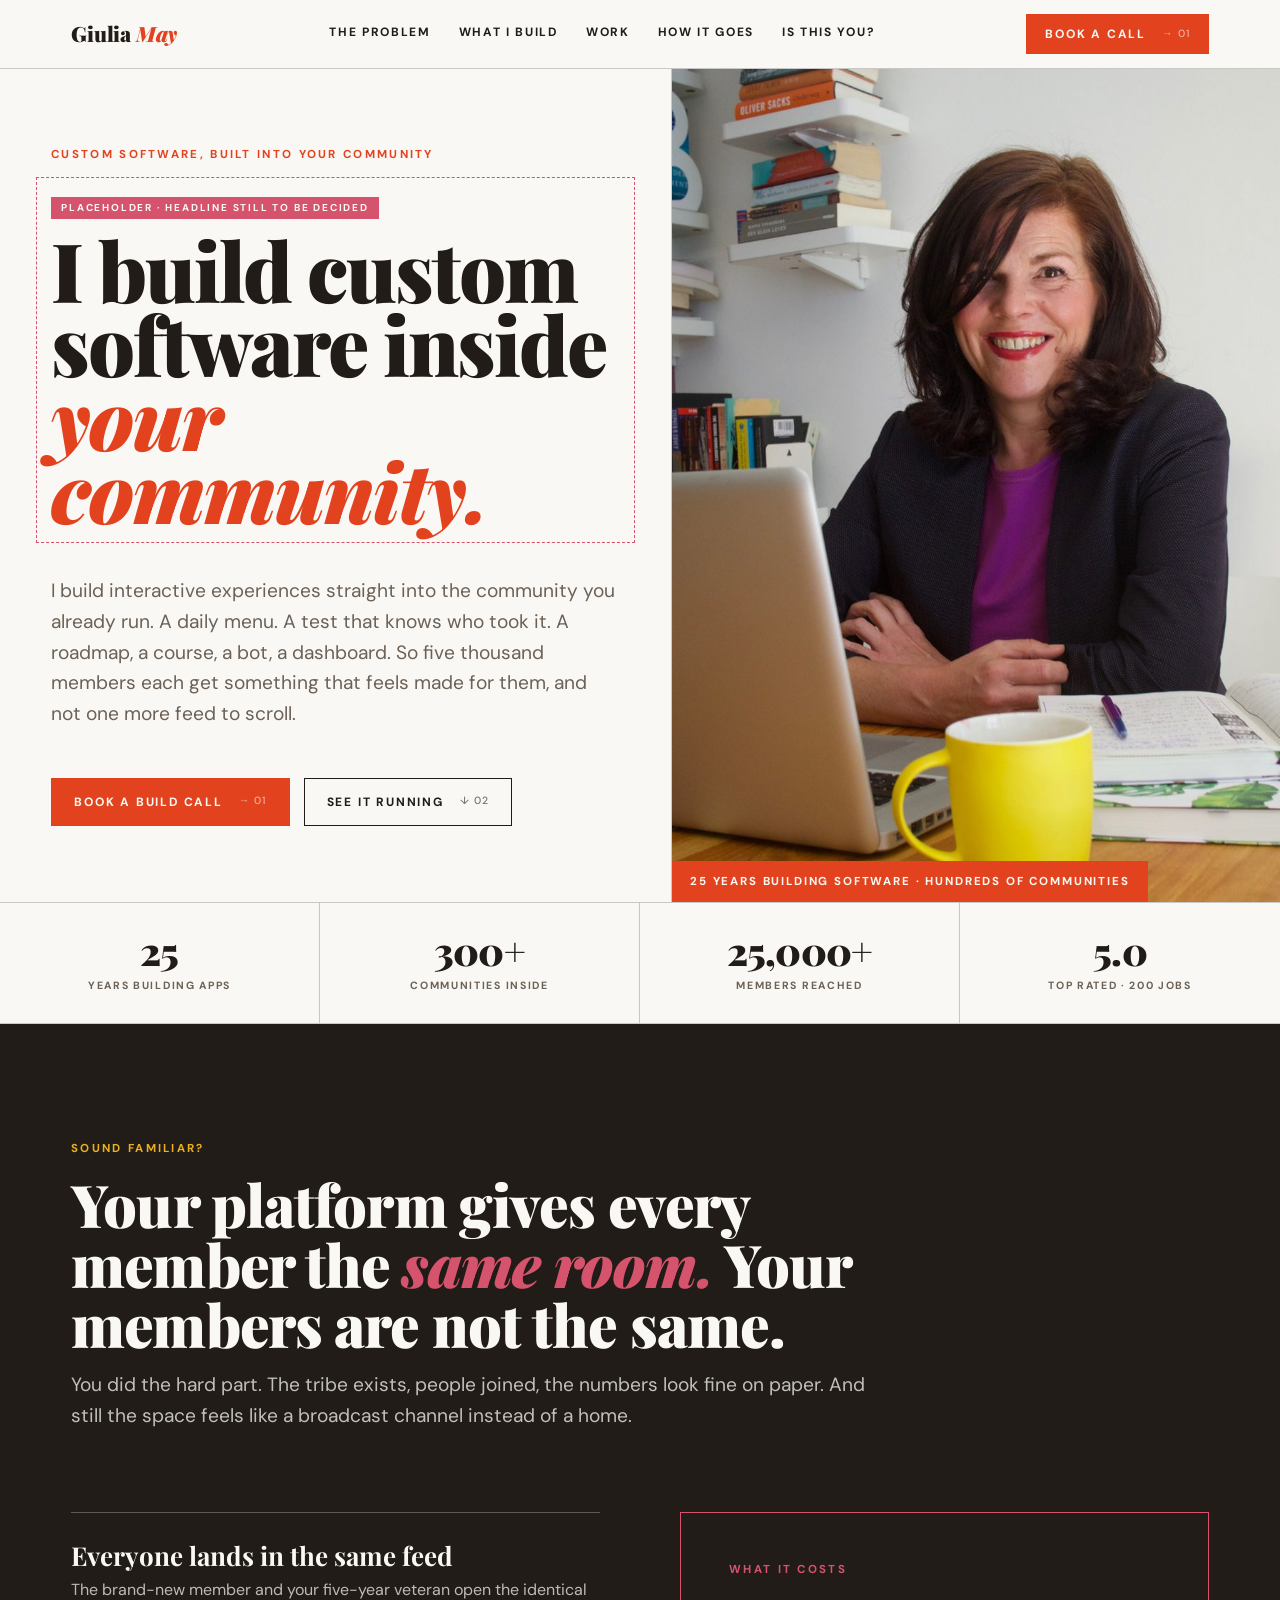
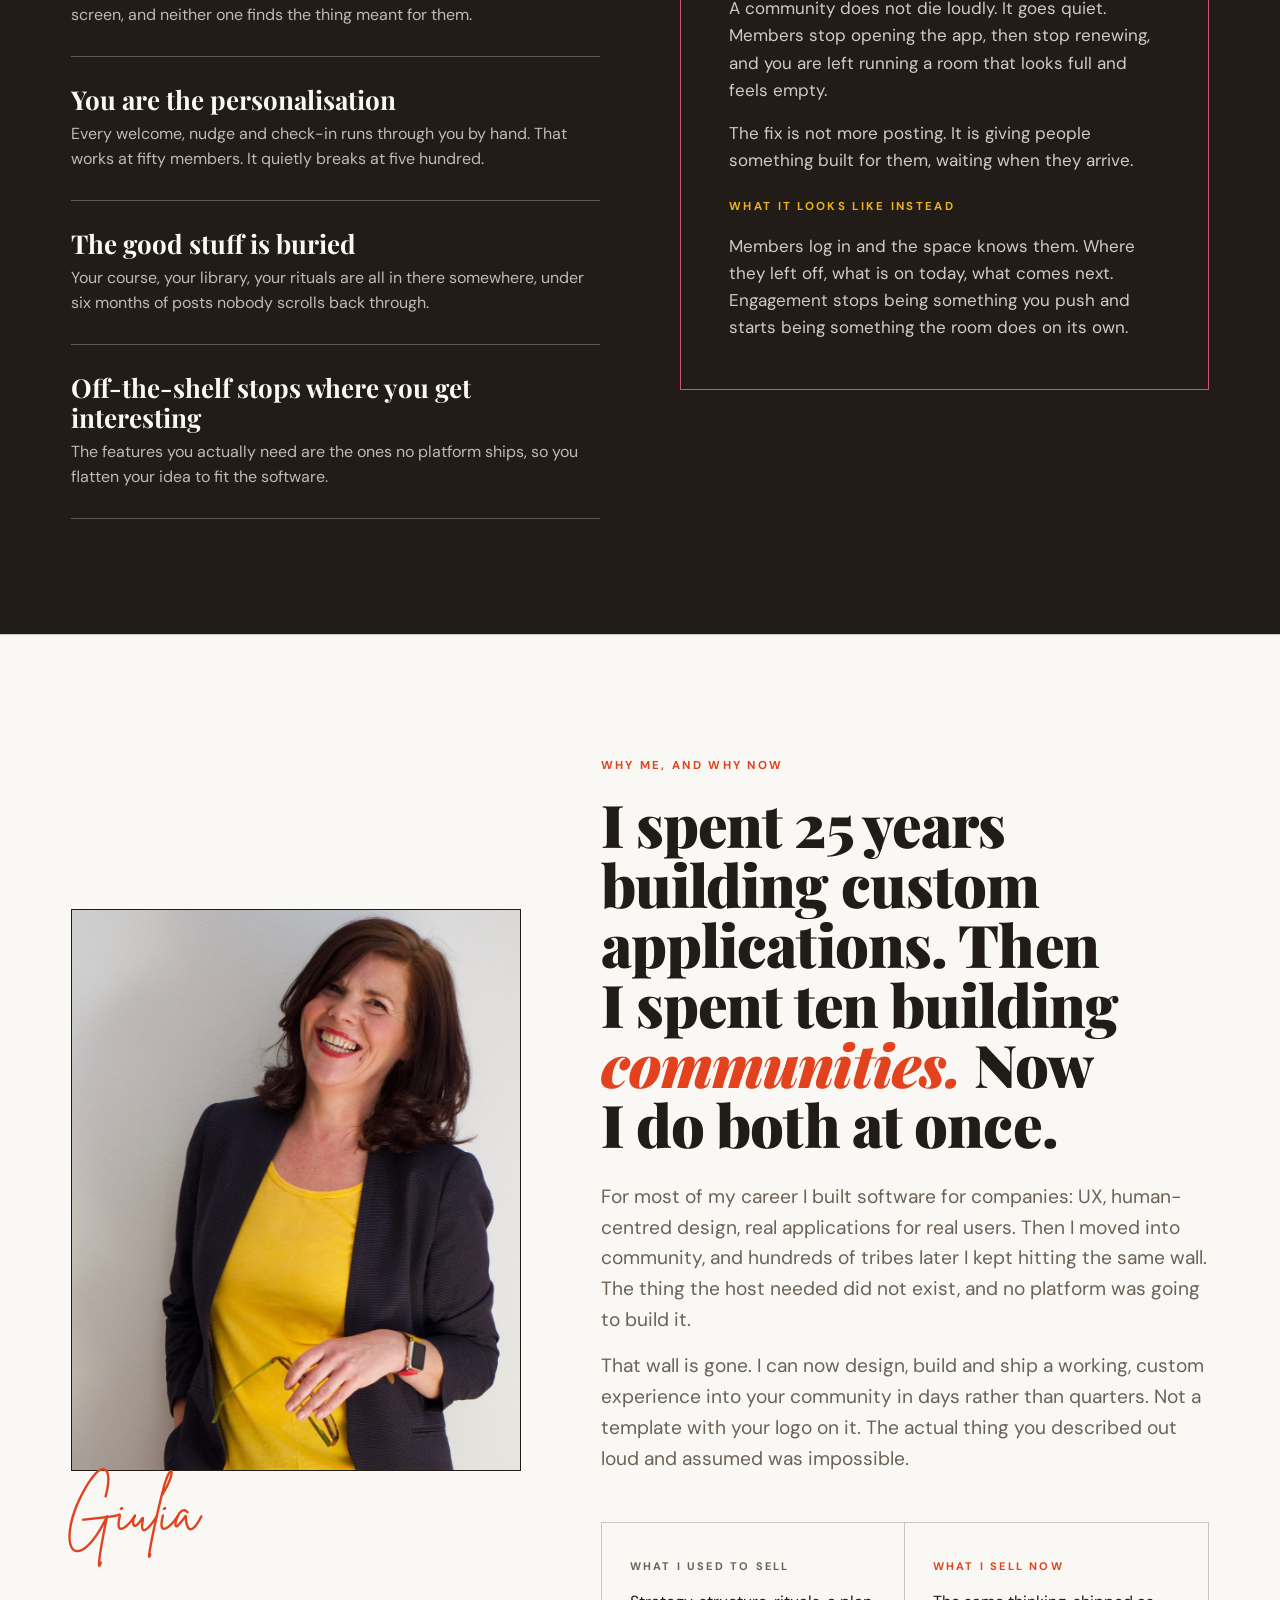
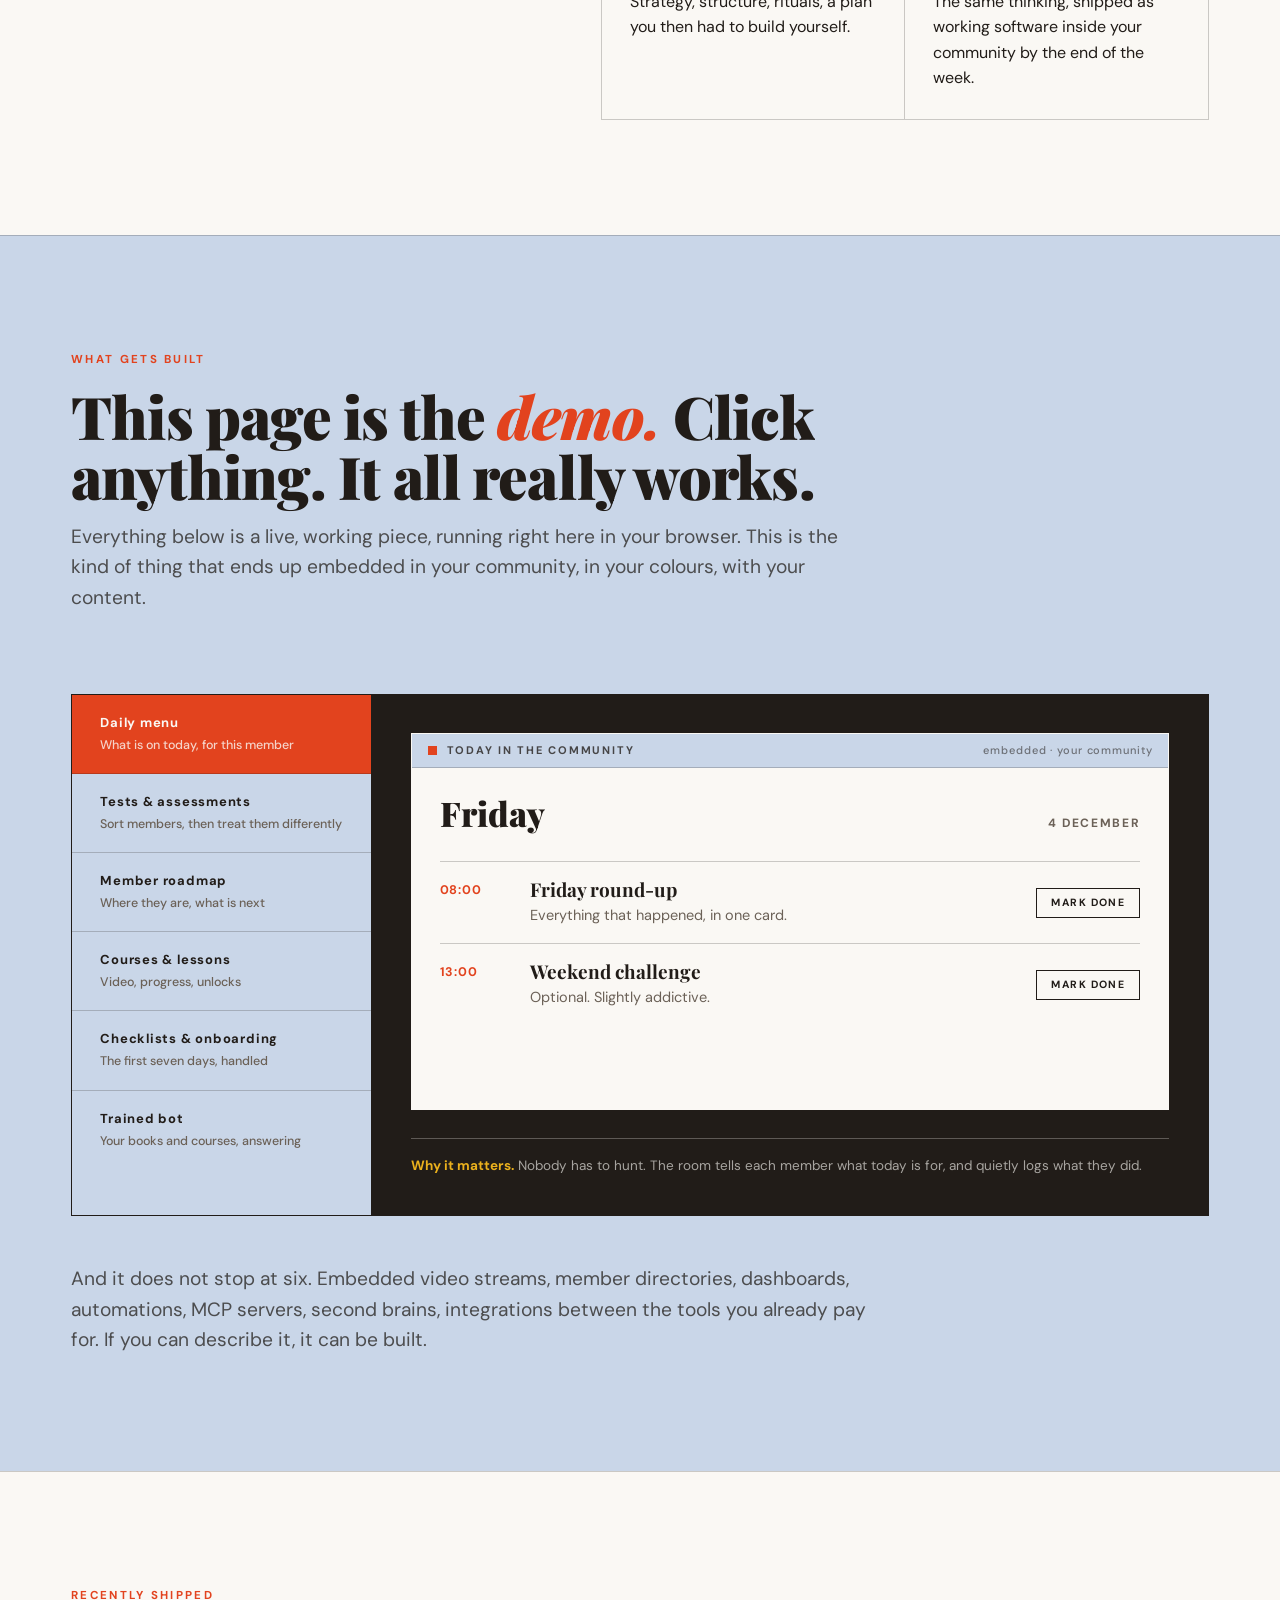
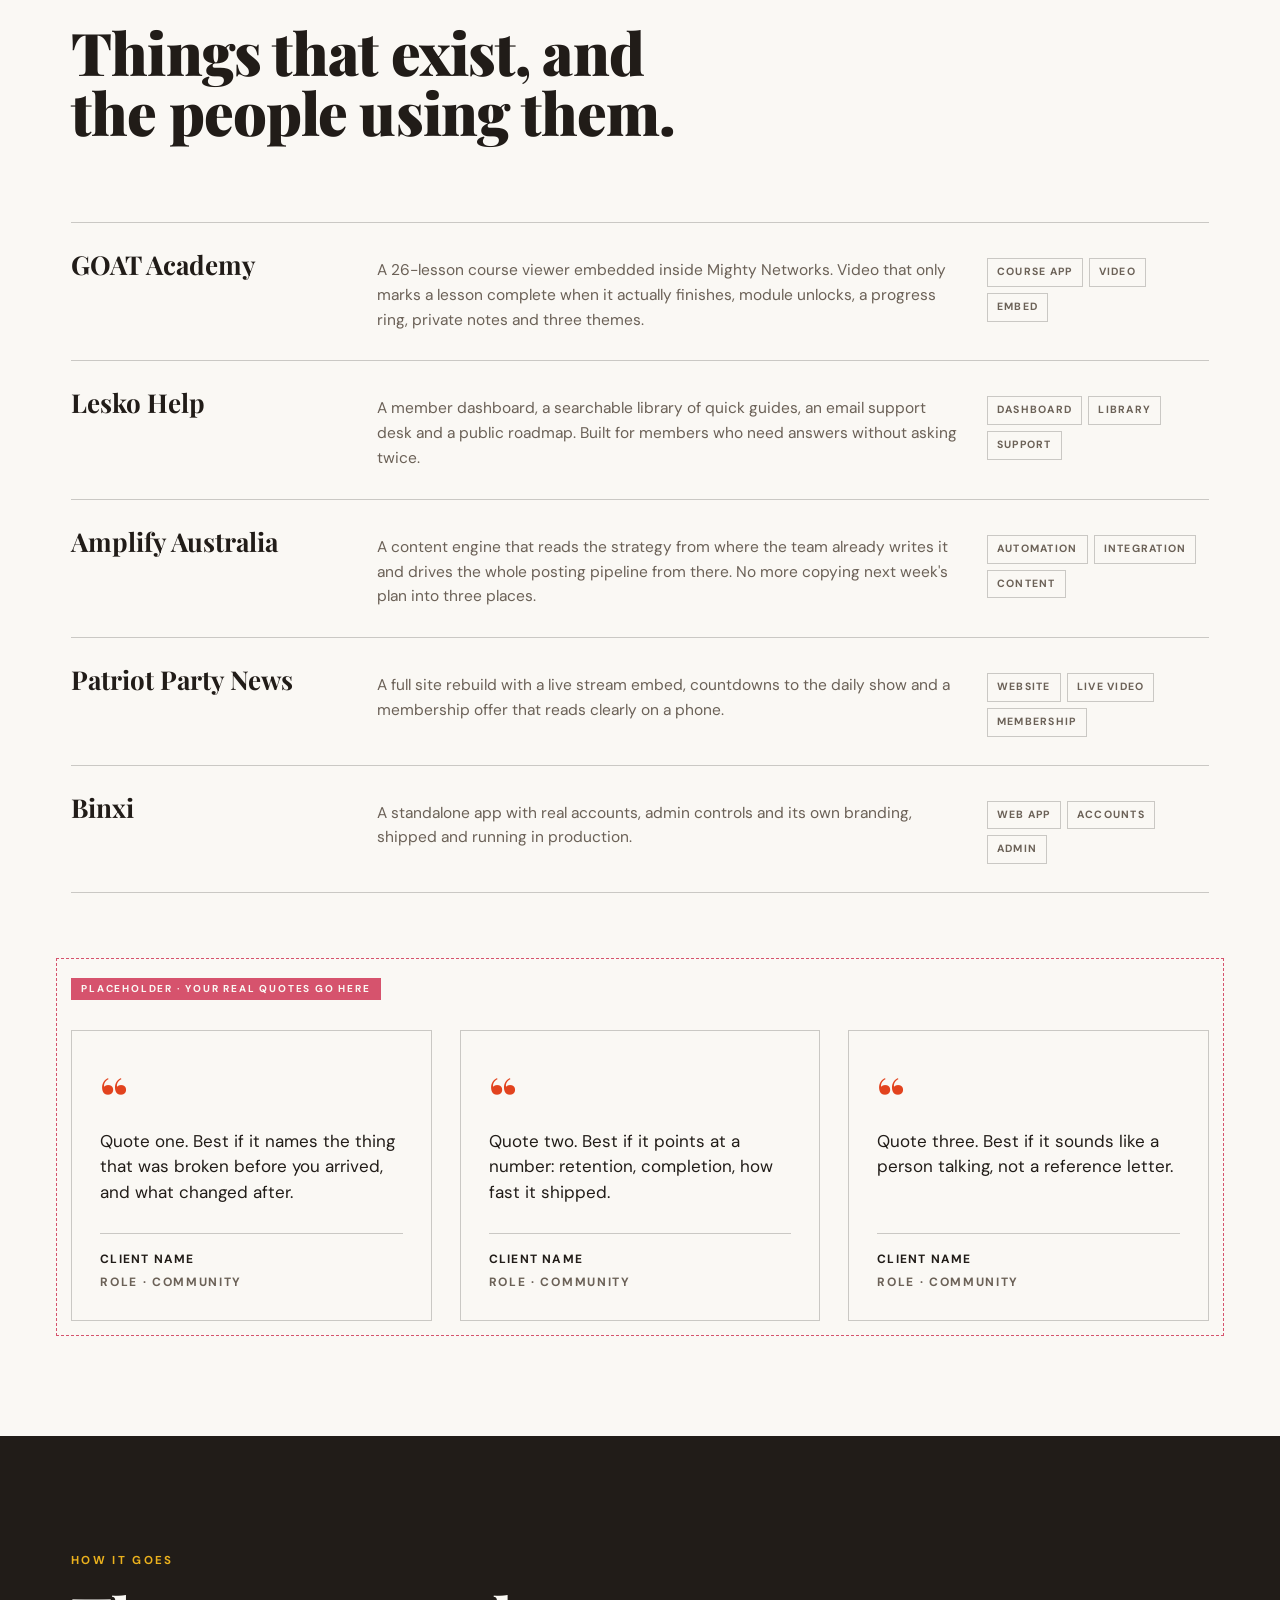
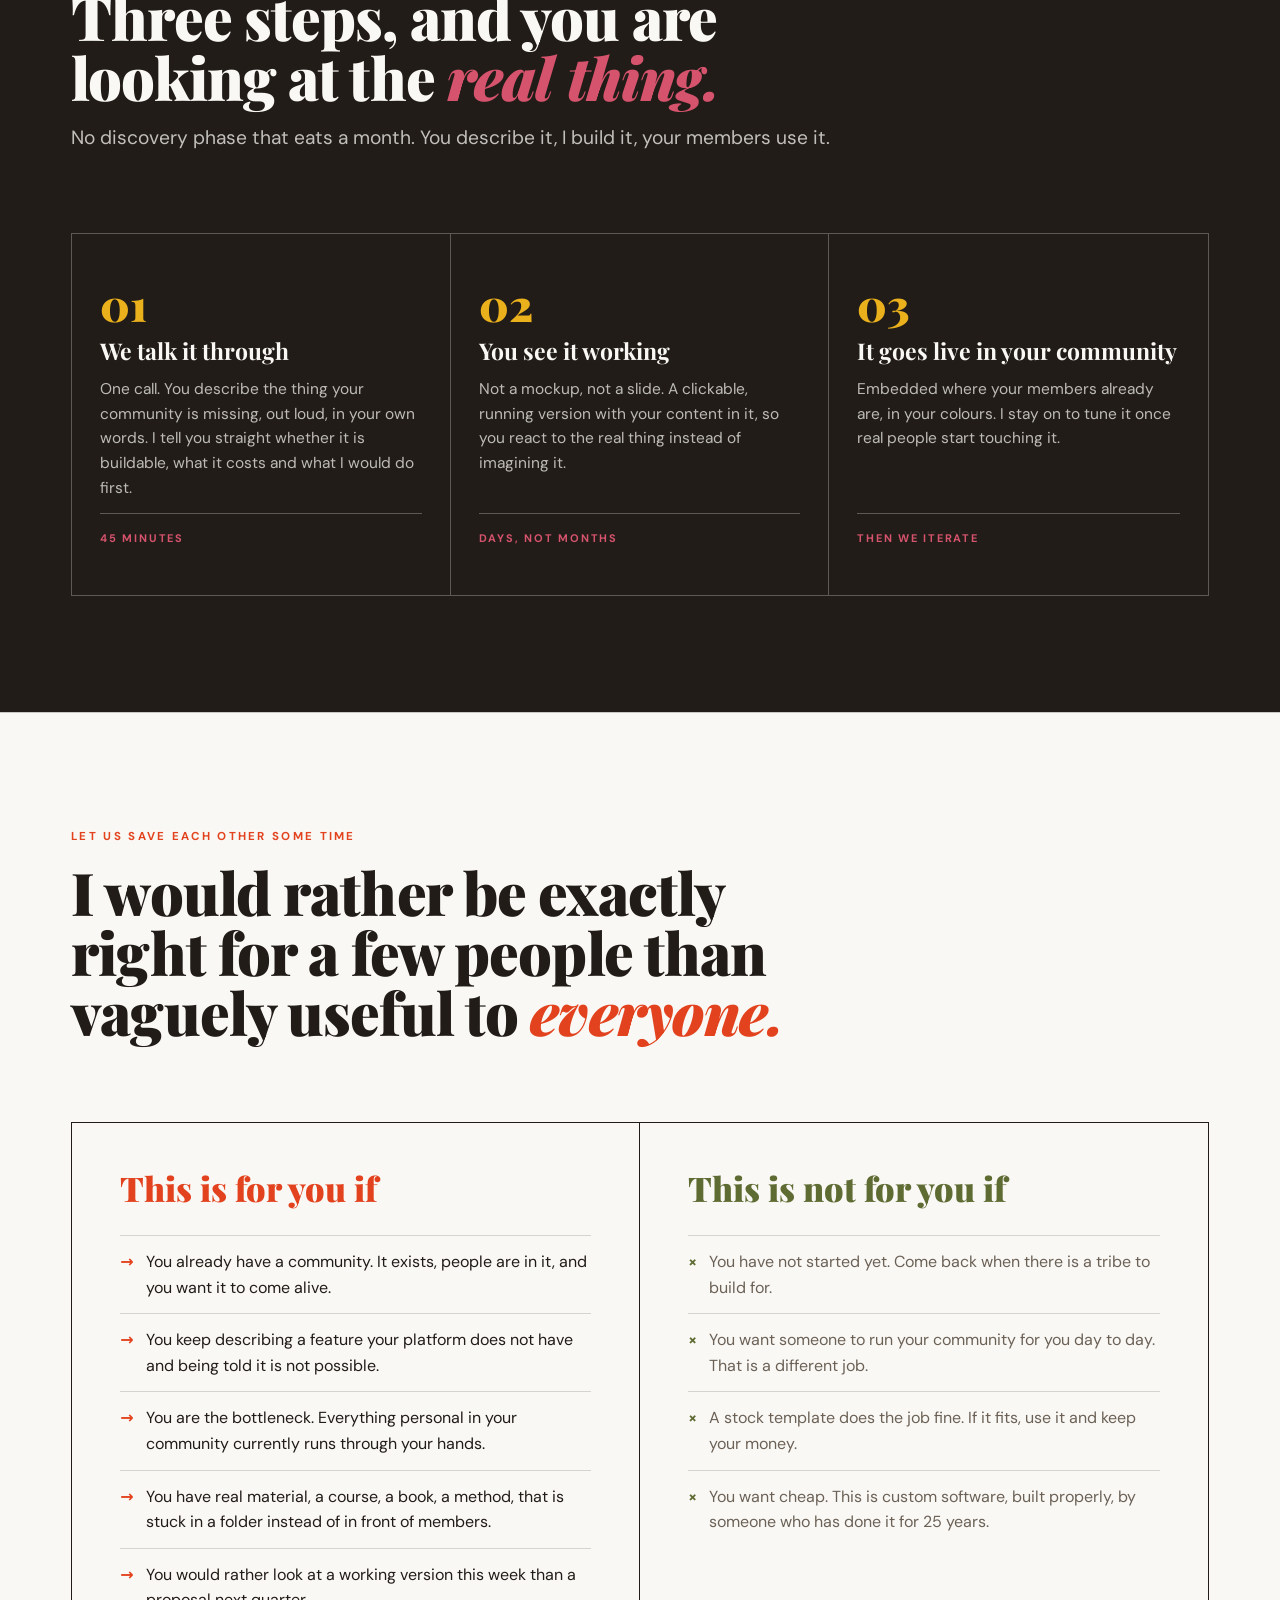
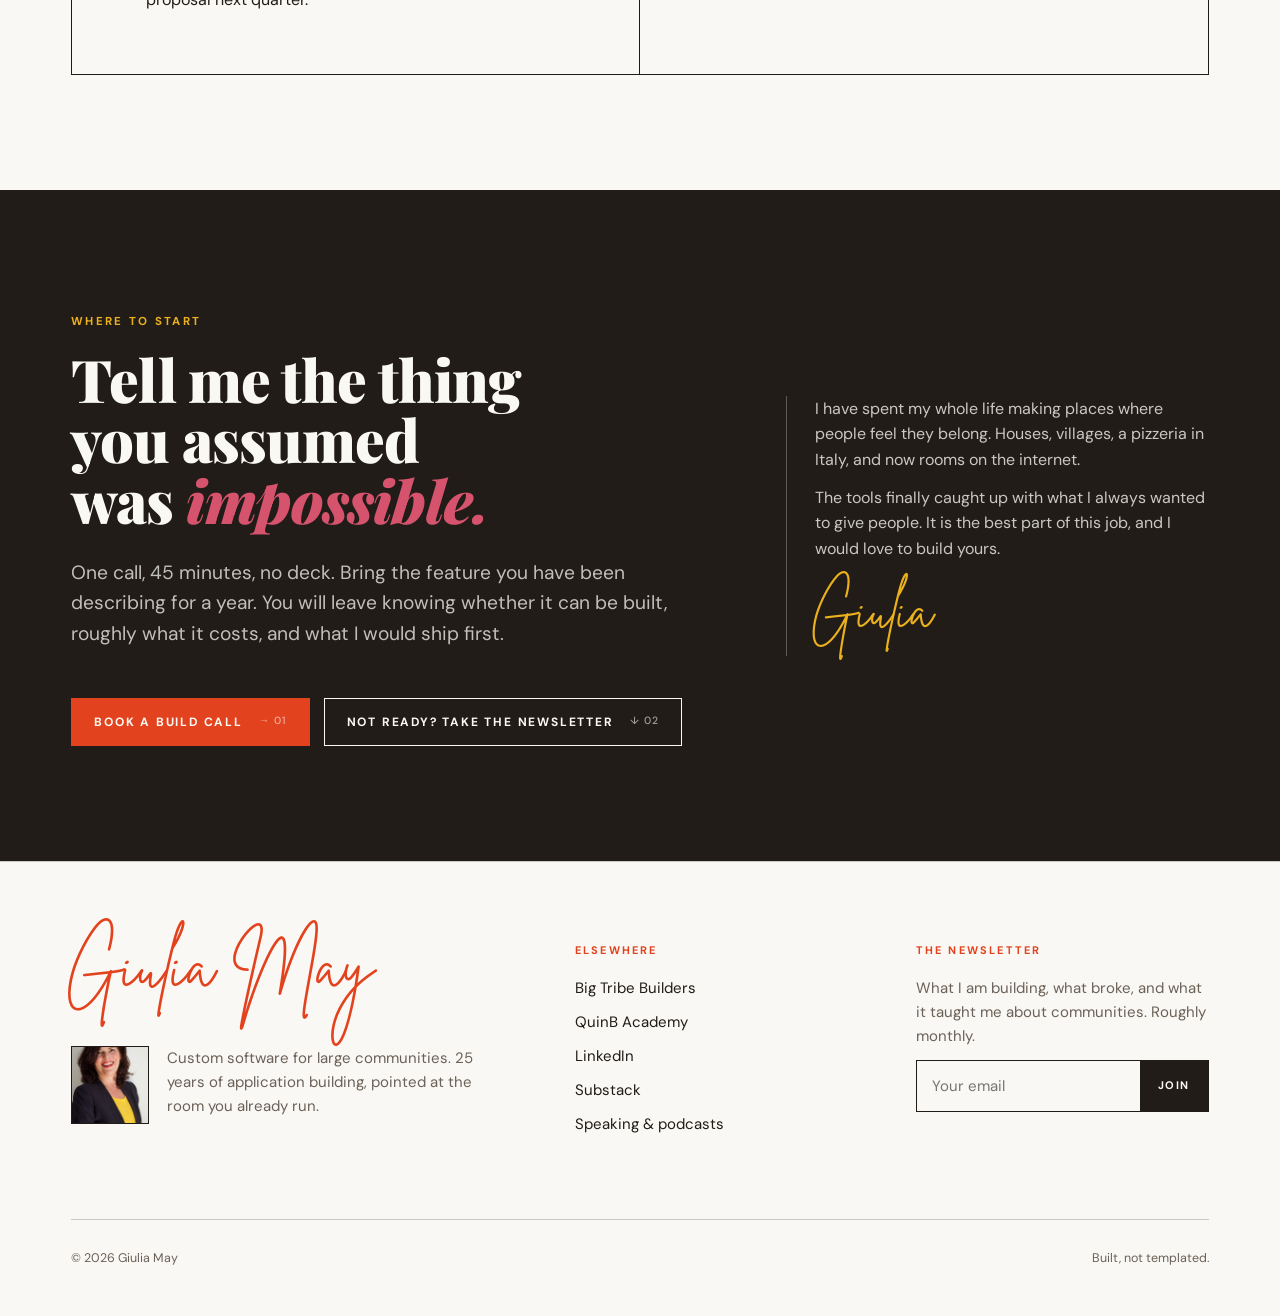
<file: index.html>
<!DOCTYPE html>
<html lang="en">
<head>
<meta charset="UTF-8">
<meta name="viewport" content="width=device-width,initial-scale=1">
<title>Giulia May — Custom software for large communities</title>
<meta name="description" content="Giulia May builds custom, interactive software straight into large online communities: daily menus, tests, roadmaps, courses, bots and dashboards.">
<meta name="theme-color" content="#FAF8F4">
<link rel="icon" href="favicon.svg" type="image/svg+xml">
<meta property="og:type" content="website">
<meta property="og:title" content="Giulia May — Custom software for large communities">
<meta property="og:description" content="Giulia May builds custom, interactive software straight into large online communities: daily menus, tests, roadmaps, courses, bots and dashboards.">
<meta property="og:image" content="assets/img/photo19.jpg">
<meta name="twitter:card" content="summary_large_image">
<link rel="preload" as="font" type="font/woff2" href="assets/fonts/playfairdisplay-normal-900.woff2" crossorigin>
<link rel="preload" as="font" type="font/woff2" href="assets/fonts/dmsans-normal-400.woff2" crossorigin>
<link rel="stylesheet" href="assets/css/site.css">
</head>
<body>
<nav class="nav">
  <div class="in">
    <a class="brand" href="#top">Giulia <em>May</em></a>
    <div class="nav-links">
      <a href="#problem">The problem</a>
      <a href="#build">What I build</a>
      <a href="#work">Work</a>
      <a href="#plan">How it goes</a>
      <a href="#fit">Is this you?</a>
    </div>
    <a class="btn btn-red" href="#close">Book a call <span class="fn">→ 01</span></a>
  </div>
</nav>

<!-- ══ 01 · HERO ══════════════════════════════════════════════════════════ -->
<header class="hero" id="top">
  <div class="hero-l">
    <span class="label">Custom software, built into your community</span>
    <div class="ph" style="margin-block:var(--s3) var(--s4);">
      <span class="ph-tag">Placeholder &middot; headline still to be decided</span>
      <h1><span>I build custom</span><span>software inside</span><em>your community.</em></h1>
    </div>
    <p class="lead">
      I build interactive experiences straight into the community you already run.
      A daily menu. A test that knows who took it. A roadmap, a course, a bot, a dashboard.
      So five thousand members each get something that feels made for them, and not one more feed to scroll.
    </p>
    <div class="hero-cta">
      <a class="btn btn-red" href="#close">Book a build call <span class="fn">→ 01</span></a>
      <a class="btn" href="#build">See it running <span class="fn">↓ 02</span></a>
    </div>
  </div>
  <div class="hero-r">
    <div class="hero-photo">
      <img src="assets/img/photo19.jpg" alt="Giulia May at her laptop, laughing" fetchpriority="high" decoding="async">
      <span class="hero-tag">25 years building software · hundreds of communities</span>
    </div>
  </div>
</header>

<!-- ══ 02 · PROOF ═════════════════════════════════════════════════════════ -->
<section class="proof" aria-label="Track record">
  <div><b>25</b><span>years building apps</span></div>
  <div><b>300+</b><span>communities inside</span></div>
  <div><b>25,000+</b><span>members reached</span></div>
  <div><b>5.0</b><span>top rated · 200 jobs</span></div>
</section>

<!-- ══ 03 · PROBLEM ═══════════════════════════════════════════════════════ -->
<section class="sec sec-ink" id="problem">
  <div class="wrap">
    <div class="sec-head">
      <span class="label">Sound familiar?</span>
      <h2 class="h2">Your platform gives every member the <em>same room.</em> Your members are not the same.</h2>
      <p class="lead">
        You did the hard part. The tribe exists, people joined, the numbers look fine on paper.
        And still the space feels like a broadcast channel instead of a home.
      </p>
    </div>
    <div class="prob-grid">
      <ul class="prob-list">
        <li>
          <h3 class="h3">Everyone lands in the same feed</h3>
          <p>The brand-new member and your five-year veteran open the identical screen, and neither one finds the thing meant for them.</p>
        </li>
        <li>
          <h3 class="h3">You are the personalisation</h3>
          <p>Every welcome, nudge and check-in runs through you by hand. That works at fifty members. It quietly breaks at five hundred.</p>
        </li>
        <li>
          <h3 class="h3">The good stuff is buried</h3>
          <p>Your course, your library, your rituals are all in there somewhere, under six months of posts nobody scrolls back through.</p>
        </li>
        <li>
          <h3 class="h3">Off-the-shelf stops where you get interesting</h3>
          <p>The features you actually need are the ones no platform ships, so you flatten your idea to fit the software.</p>
        </li>
      </ul>
      <div class="stakes">
        <span class="stake-k">What it costs</span>
        <p>
          A community does not die loudly. It goes quiet. Members stop opening the app, then stop renewing,
          and you are left running a room that looks full and feels empty.
        </p>
        <p>
          The fix is not more posting. It is giving people something built for them, waiting when they arrive.
        </p>
        <span class="stake-k" style="color:var(--gold);margin-top:8px;">What it looks like instead</span>
        <p>
          Members log in and the space knows them. Where they left off, what is on today, what comes next.
          Engagement stops being something you push and starts being something the room does on its own.
        </p>
      </div>
    </div>
  </div>
</section>

<!-- ══ 04 · THE TURN / GUIDE ══════════════════════════════════════════════ -->
<section class="sec">
  <div class="wrap">
    <div class="turn">
      <div>
        <div class="turn-photo"><img src="assets/img/photo09.jpg" alt="Giulia May" loading="lazy" decoding="async"></div>
        <div class="sig">Giulia</div>
      </div>
      <div>
        <span class="label">Why me, and why now</span>
        <h2 class="h2" style="margin-top:var(--s2);">I spent 25 years building custom applications. Then I spent ten building <em>communities.</em> Now I do both at once.</h2>
        <p class="lead" style="margin-top:var(--s3);">
          For most of my career I built software for companies: UX, human-centred design, real applications for real users.
          Then I moved into community, and hundreds of tribes later I kept hitting the same wall. The thing the host
          needed did not exist, and no platform was going to build it.
        </p>
        <p class="lead" style="margin-top:var(--s2);">
          That wall is gone. I can now design, build and ship a working, custom experience into your community
          in days rather than quarters. Not a template with your logo on it. The actual thing you described
          out loud and assumed was impossible.
        </p>
        <div class="turn-then-now">
          <div class="tn">
            <span class="tn-k">What I used to sell</span>
            <p>Strategy, structure, rituals, a plan you then had to build yourself.</p>
          </div>
          <div class="tn now">
            <span class="tn-k">What I sell now</span>
            <p>The same thinking, shipped as working software inside your community by the end of the week.</p>
          </div>
        </div>
      </div>
    </div>
  </div>
</section>

<!-- ══ 05 · THE RACK (live demos) ═════════════════════════════════════════ -->
<section class="sec sec-sky" id="build">
  <div class="wrap">
    <div class="sec-head">
      <span class="label">What gets built</span>
      <h2 class="h2">This page is the <em>demo.</em> Click anything. It all really works.</h2>
      <p class="lead">
        Everything below is a live, working piece, running right here in your browser.
        This is the kind of thing that ends up embedded in your community, in your colours, with your content.
      </p>
    </div>

    <div class="rack">
      <div class="rack-index" role="tablist" aria-label="Things I build">
        <button role="tab" aria-selected="true" aria-controls="p-menu" id="t-menu">
          Daily menu<small>What is on today, for this member</small>
        </button>
        <button role="tab" aria-selected="false" aria-controls="p-quiz" id="t-quiz">
          Tests &amp; assessments<small>Sort members, then treat them differently</small>
        </button>
        <button role="tab" aria-selected="false" aria-controls="p-road" id="t-road">
          Member roadmap<small>Where they are, what is next</small>
        </button>
        <button role="tab" aria-selected="false" aria-controls="p-course" id="t-course">
          Courses &amp; lessons<small>Video, progress, unlocks</small>
        </button>
        <button role="tab" aria-selected="false" aria-controls="p-check" id="t-check">
          Checklists &amp; onboarding<small>The first seven days, handled</small>
        </button>
        <button role="tab" aria-selected="false" aria-controls="p-bot" id="t-bot">
          Trained bot<small>Your books and courses, answering</small>
        </button>
      </div>

      <div class="rack-stage">
        <!-- daily menu -->
        <div class="rack-panel" data-open="true" id="p-menu" role="tabpanel" aria-labelledby="t-menu">
          <div class="screen">
            <div class="screen-bar"><span class="dot"></span>Today in the community<span class="host">embedded · your community</span></div>
            <div class="screen-body">
              <div class="menu-head">
                <div class="menu-day pf" id="menuDay">Today</div>
                <div class="menu-date" id="menuDate"></div>
              </div>
              <div id="menuList"></div>
            </div>
          </div>
          <p class="rack-caption"><b>Why it matters.</b> Nobody has to hunt. The room tells each member what today is for, and quietly logs what they did.</p>
        </div>

        <!-- quiz -->
        <div class="rack-panel" id="p-quiz" role="tabpanel" aria-labelledby="t-quiz">
          <div class="screen">
            <div class="screen-bar"><span class="dot"></span>What kind of host are you?<span class="host">3 questions</span></div>
            <div class="screen-body" id="quizBody"></div>
          </div>
          <p class="rack-caption"><b>Why it matters.</b> A test is not a toy. It tags the member, and everything after it, the menu, the emails, the roadmap, changes to match.</p>
        </div>

        <!-- roadmap -->
        <div class="rack-panel" id="p-road" role="tabpanel" aria-labelledby="t-road">
          <div class="screen">
            <div class="screen-bar"><span class="dot"></span>Your roadmap<span class="host">click a stage</span></div>
            <div class="screen-body">
              <div class="road" id="roadList"></div>
              <div class="road-foot">
                <span class="road-pct" id="roadPct">0%</span>
                <span style="font-size:13px;color:var(--muted);" id="roadNext"></span>
                <button class="link-btn" id="roadReset" type="button">Reset</button>
              </div>
            </div>
          </div>
          <p class="rack-caption"><b>Why it matters.</b> Members stay when they can see progress. A roadmap turns a vague membership into a path with a next step on it.</p>
        </div>

        <!-- course -->
        <div class="rack-panel" id="p-course" role="tabpanel" aria-labelledby="t-course">
          <div class="screen">
            <div class="screen-bar"><span class="dot"></span>Module 1 · Building the room<span class="host">4 lessons</span></div>
            <div class="screen-body">
              <div class="les-prog"><b id="lesPct">0%</b><span id="lesCount">0 of 4 complete</span></div>
              <div id="lesList"></div>
            </div>
          </div>
          <p class="rack-caption"><b>Why it matters.</b> Real video, real completion tracking, real unlocks. The course lives inside the community instead of on some other platform members forget to log into.</p>
        </div>

        <!-- checklist -->
        <div class="rack-panel" id="p-check" role="tabpanel" aria-labelledby="t-check">
          <div class="screen">
            <div class="screen-bar"><span class="dot"></span>Your first week<span class="host">tick one</span></div>
            <div class="screen-body">
              <div class="check-bar"><i id="checkFill"></i></div>
              <div id="checkList"></div>
              <div class="check-done" id="checkDone">
                <b>That is the whole onboarding.</b> The member is now further in seven days than most get in three months,
                and you did not send a single manual message.
              </div>
            </div>
          </div>
          <p class="rack-caption"><b>Why it matters.</b> The first seven days decide whether someone stays. This is that week, running itself.</p>
        </div>

        <!-- bot -->
        <div class="rack-panel" id="p-bot" role="tabpanel" aria-labelledby="t-bot">
          <div class="screen">
            <div class="screen-bar"><span class="dot"></span>Ask the community brain<span class="host">trained on your material</span></div>
            <div class="screen-body" style="display:flex;flex-direction:column;">
              <div class="bot-log" id="botLog"></div>
              <div class="bot-chips" id="botChips"></div>
              <form class="bot-form" id="botForm">
                <label for="botInput" style="position:absolute;left:-9999px;">Ask a question</label>
                <input id="botInput" type="text" autocomplete="off" placeholder="Ask it something...">
                <button type="submit">Ask</button>
              </form>
            </div>
          </div>
          <p class="rack-caption"><b>Why it matters.</b> Trained on your books, your courses, your talks. It answers at 2am in your voice, so the same six questions stop landing in your inbox.</p>
        </div>
      </div>
    </div>

    <p class="lead" style="margin-top:var(--s4);">
      And it does not stop at six. Embedded video streams, member directories, dashboards, automations,
      MCP servers, second brains, integrations between the tools you already pay for.
      If you can describe it, it can be built.
    </p>
  </div>
</section>

<!-- ══ 06 · WORK ══════════════════════════════════════════════════════════ -->
<section class="sec" id="work">
  <div class="wrap">
    <div class="sec-head">
      <span class="label">Recently shipped</span>
      <h2 class="h2">Things that exist, and the people using them.</h2>
    </div>
    <div class="work">
      <div class="work-row">
        <h4>GOAT Academy</h4>
        <p>A 26-lesson course viewer embedded inside Mighty Networks. Video that only marks a lesson complete when it actually finishes, module unlocks, a progress ring, private notes and three themes.</p>
        <div class="work-tags"><span>Course app</span><span>Video</span><span>Embed</span></div>
      </div>
      <div class="work-row">
        <h4>Lesko Help</h4>
        <p>A member dashboard, a searchable library of quick guides, an email support desk and a public roadmap. Built for members who need answers without asking twice.</p>
        <div class="work-tags"><span>Dashboard</span><span>Library</span><span>Support</span></div>
      </div>
      <div class="work-row">
        <h4>Amplify Australia</h4>
        <p>A content engine that reads the strategy from where the team already writes it and drives the whole posting pipeline from there. No more copying next week's plan into three places.</p>
        <div class="work-tags"><span>Automation</span><span>Integration</span><span>Content</span></div>
      </div>
      <div class="work-row">
        <h4>Patriot Party News</h4>
        <p>A full site rebuild with a live stream embed, countdowns to the daily show and a membership offer that reads clearly on a phone.</p>
        <div class="work-tags"><span>Website</span><span>Live video</span><span>Membership</span></div>
      </div>
      <div class="work-row">
        <h4>Binxi</h4>
        <p>A standalone app with real accounts, admin controls and its own branding, shipped and running in production.</p>
        <div class="work-tags"><span>Web app</span><span>Accounts</span><span>Admin</span></div>
      </div>
    </div>
    <div class="ph" style="margin-top:var(--s5);">
      <span class="ph-tag">Placeholder &middot; your real quotes go here</span>
      <div class="quotes" style="margin-top:var(--s2);">
        <figure class="quote">
          <span class="mark">&ldquo;</span>
          <blockquote>Quote one. Best if it names the thing that was broken before you arrived, and what changed after.</blockquote>
          <figcaption><b>Client name</b>Role &middot; Community</figcaption>
        </figure>
        <figure class="quote">
          <span class="mark">&ldquo;</span>
          <blockquote>Quote two. Best if it points at a number: retention, completion, how fast it shipped.</blockquote>
          <figcaption><b>Client name</b>Role &middot; Community</figcaption>
        </figure>
        <figure class="quote">
          <span class="mark">&ldquo;</span>
          <blockquote>Quote three. Best if it sounds like a person talking, not a reference letter.</blockquote>
          <figcaption><b>Client name</b>Role &middot; Community</figcaption>
        </figure>
      </div>
    </div>
  </div>
</section>

<!-- ══ 07 · PLAN ══════════════════════════════════════════════════════════ -->
<section class="sec sec-ink" id="plan">
  <div class="wrap">
    <div class="sec-head">
      <span class="label">How it goes</span>
      <h2 class="h2">Three steps, and you are looking at the <em>real thing.</em></h2>
      <p class="lead">No discovery phase that eats a month. You describe it, I build it, your members use it.</p>
    </div>
    <div class="plan">
      <div class="plan-step">
        <span class="plan-n">01</span>
        <h3>We talk it through</h3>
        <p>One call. You describe the thing your community is missing, out loud, in your own words. I tell you straight whether it is buildable, what it costs and what I would do first.</p>
        <span class="when">45 minutes</span>
      </div>
      <div class="plan-step">
        <span class="plan-n">02</span>
        <h3>You see it working</h3>
        <p>Not a mockup, not a slide. A clickable, running version with your content in it, so you react to the real thing instead of imagining it.</p>
        <span class="when">Days, not months</span>
      </div>
      <div class="plan-step">
        <span class="plan-n">03</span>
        <h3>It goes live in your community</h3>
        <p>Embedded where your members already are, in your colours. I stay on to tune it once real people start touching it.</p>
        <span class="when">Then we iterate</span>
      </div>
    </div>
  </div>
</section>

<!-- ══ 08 · FIT ═══════════════════════════════════════════════════════════ -->
<section class="sec" id="fit">
  <div class="wrap">
    <div class="sec-head">
      <span class="label">Let us save each other some time</span>
      <h2 class="h2">I would rather be exactly right for a few people than vaguely useful to <em>everyone.</em></h2>
    </div>
    <div class="fit">
      <div class="fit-col yes">
        <h3>This is for you if</h3>
        <ul>
          <li><b>&rarr;</b> You already have a community. It exists, people are in it, and you want it to come alive.</li>
          <li><b>&rarr;</b> You keep describing a feature your platform does not have and being told it is not possible.</li>
          <li><b>&rarr;</b> You are the bottleneck. Everything personal in your community currently runs through your hands.</li>
          <li><b>&rarr;</b> You have real material, a course, a book, a method, that is stuck in a folder instead of in front of members.</li>
          <li><b>&rarr;</b> You would rather look at a working version this week than a proposal next quarter.</li>
        </ul>
      </div>
      <div class="fit-col no">
        <h3>This is not for you if</h3>
        <ul>
          <li><b>&times;</b> You have not started yet. Come back when there is a tribe to build for.</li>
          <li><b>&times;</b> You want someone to run your community for you day to day. That is a different job.</li>
          <li><b>&times;</b> A stock template does the job fine. If it fits, use it and keep your money.</li>
          <li><b>&times;</b> You want cheap. This is custom software, built properly, by someone who has done it for 25 years.</li>
        </ul>
      </div>
    </div>
  </div>
</section>

<!-- ══ 09 · CLOSE ═════════════════════════════════════════════════════════ -->
<section class="sec sec-ink" id="close">
  <div class="wrap">
    <div class="close-grid">
      <div>
        <span class="label">Where to start</span>
        <h2 class="h2" style="margin-top:var(--s2);">Tell me the thing you assumed was <em>impossible.</em></h2>
        <p class="lead" style="margin-top:var(--s3);">
          One call, 45 minutes, no deck. Bring the feature you have been describing for a year.
          You will leave knowing whether it can be built, roughly what it costs, and what I would ship first.
        </p>
        <div class="close-cta">
          <a class="btn btn-red" href="#">Book a build call <span class="fn">→ 01</span></a>
          <a class="btn btn-paper" href="#news">Not ready? Take the newsletter <span class="fn">↓ 02</span></a>
        </div>
      </div>
      <div class="close-note">
        <p>
          I have spent my whole life making places where people feel they belong. Houses, villages,
          a pizzeria in Italy, and now rooms on the internet.
        </p>
        <p style="margin-top:12px;">
          The tools finally caught up with what I always wanted to give people. It is the best part of this job,
          and I would love to build yours.
        </p>
        <div class="sig">Giulia</div>
      </div>
    </div>
  </div>
</section>

<!-- ══ FOOTER ═════════════════════════════════════════════════════════════ -->
<footer class="foot" id="news">
  <div class="wrap">
    <div class="foot-grid">
      <div>
        <div class="fname">Giulia May</div>
        <div class="foot-bio">
          <span class="pic"><img src="assets/img/photo24.jpg" alt="Giulia May" loading="lazy" decoding="async"></span>
          <p>Custom software for large communities. 25 years of application building, pointed at the room you already run.</p>
        </div>
      </div>
      <div>
        <h4>Elsewhere</h4>
        <div class="foot-links">
          <a href="#">Big Tribe Builders</a>
          <a href="#">QuinB Academy</a>
          <a href="#">LinkedIn</a>
          <a href="#">Substack</a>
          <a href="#">Speaking &amp; podcasts</a>
        </div>
      </div>
      <div>
        <h4>The newsletter</h4>
        <p style="font-size:15px;color:var(--muted);">
          What I am building, what broke, and what it taught me about communities. Roughly monthly.
        </p>
        <form class="news-form" id="newsForm">
          <label for="newsEmail" style="position:absolute;left:-9999px;">Your email</label>
          <input id="newsEmail" type="email" placeholder="Your email" required>
          <button type="submit">Join</button>
        </form>
        <div class="news-msg" id="newsMsg" role="status"></div>
      </div>
    </div>
    <div class="foot-base">
      <span>&copy; 2026 Giulia May</span>
      <span>Built, not templated.</span>
    </div>
  </div>
</footer>
<script src="assets/js/site.js" defer></script>
</body>
</html>
</file>
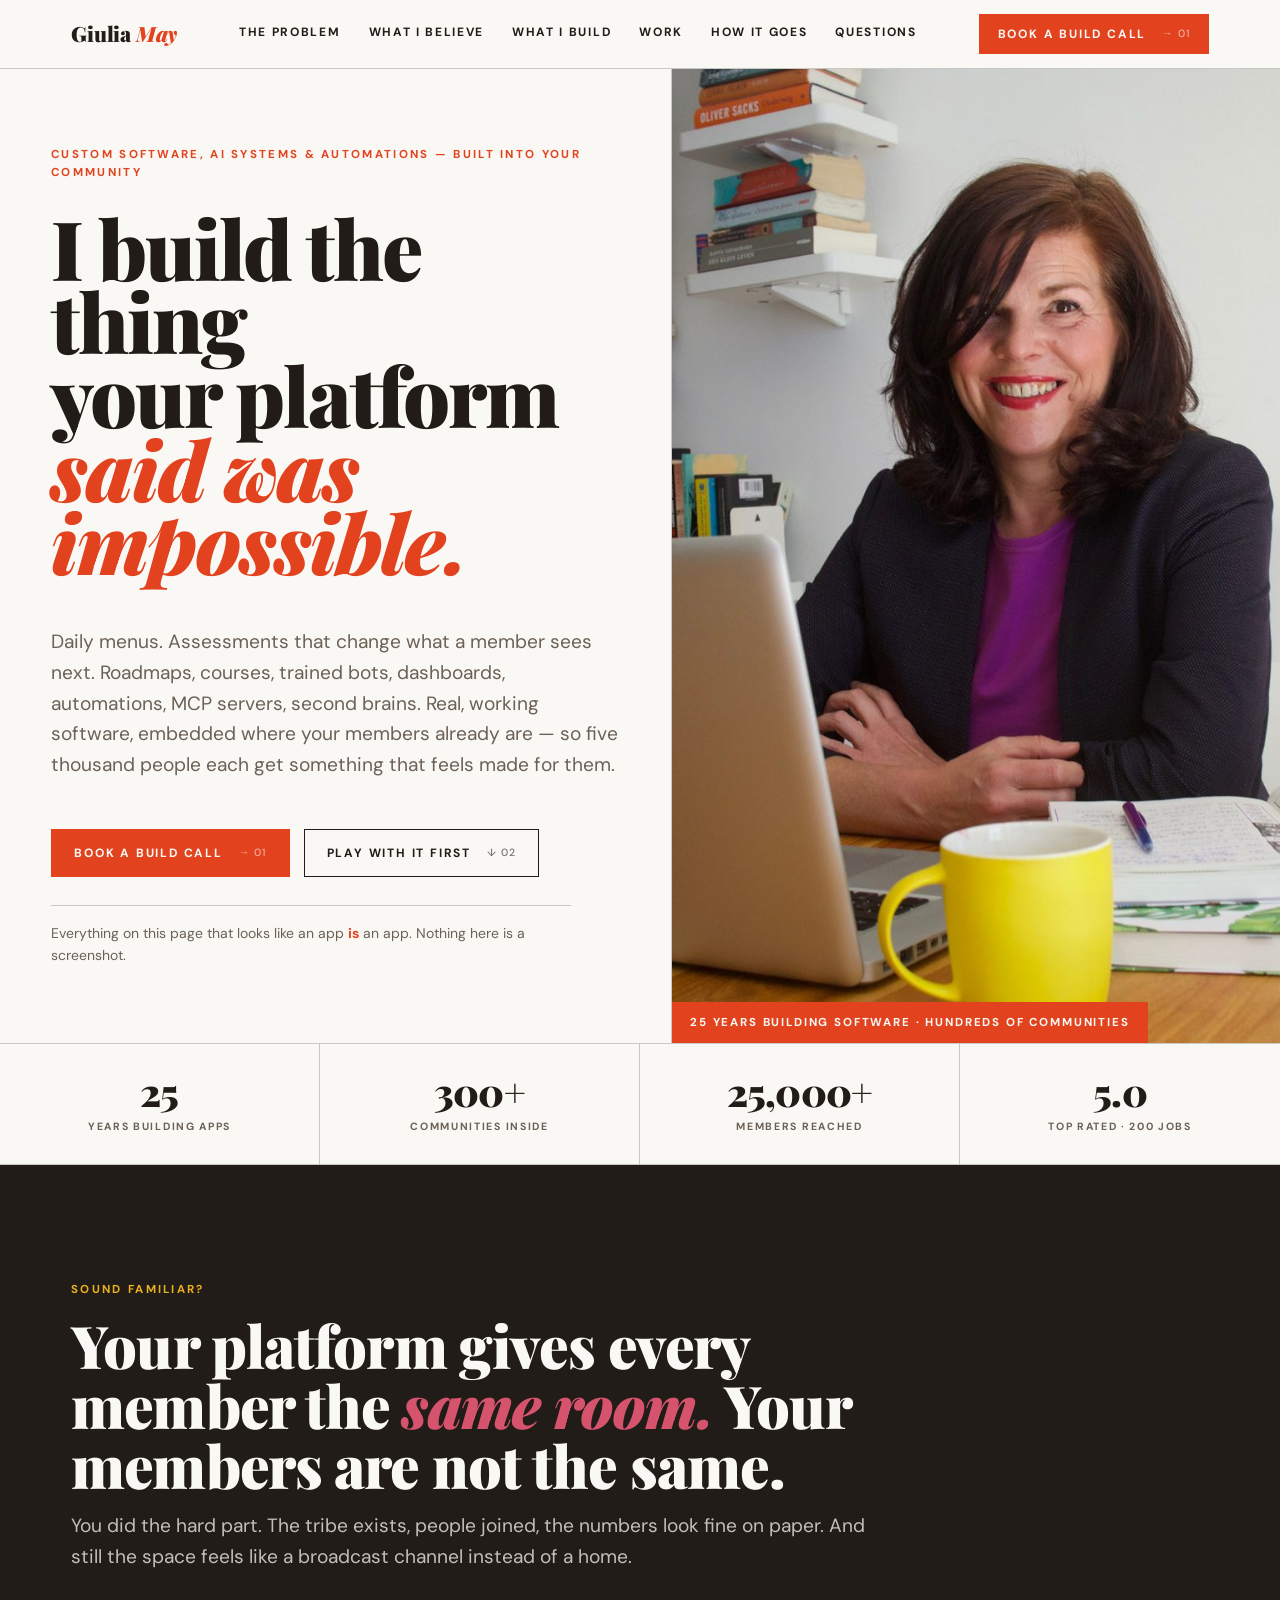
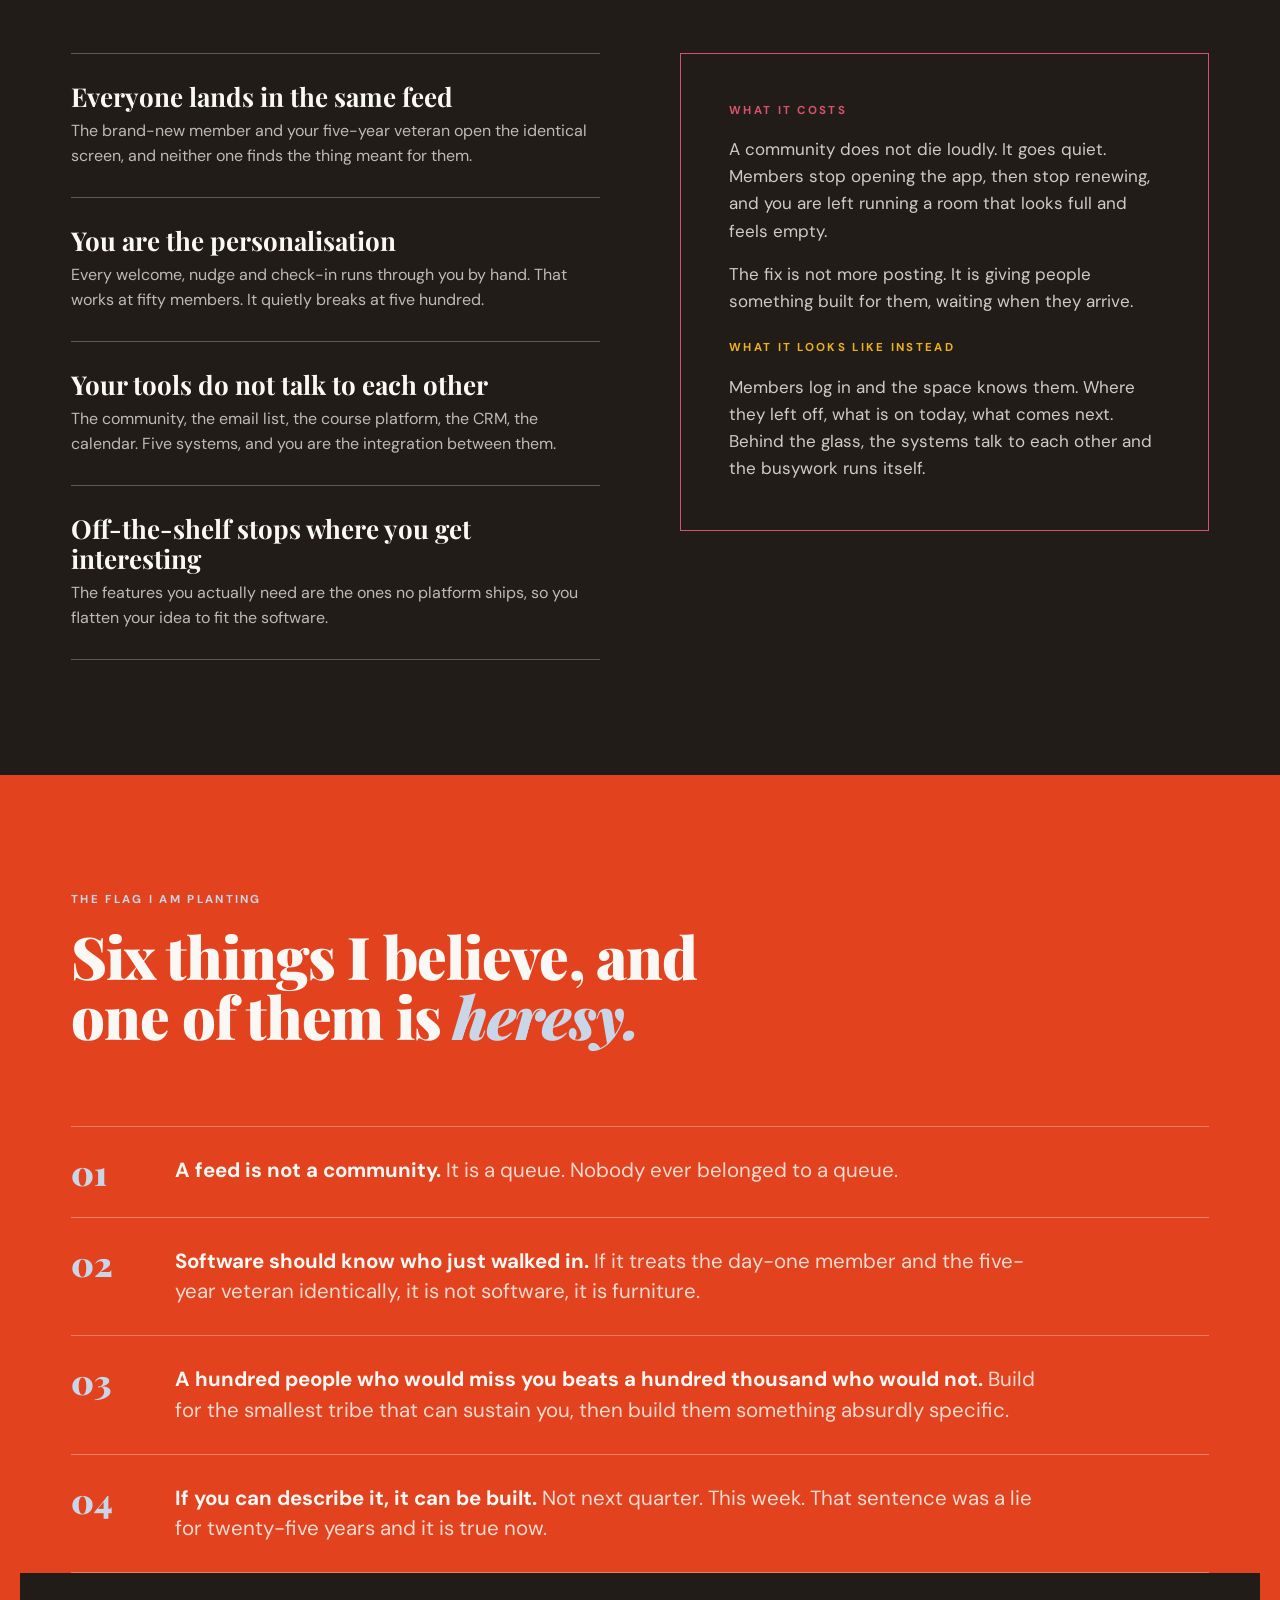
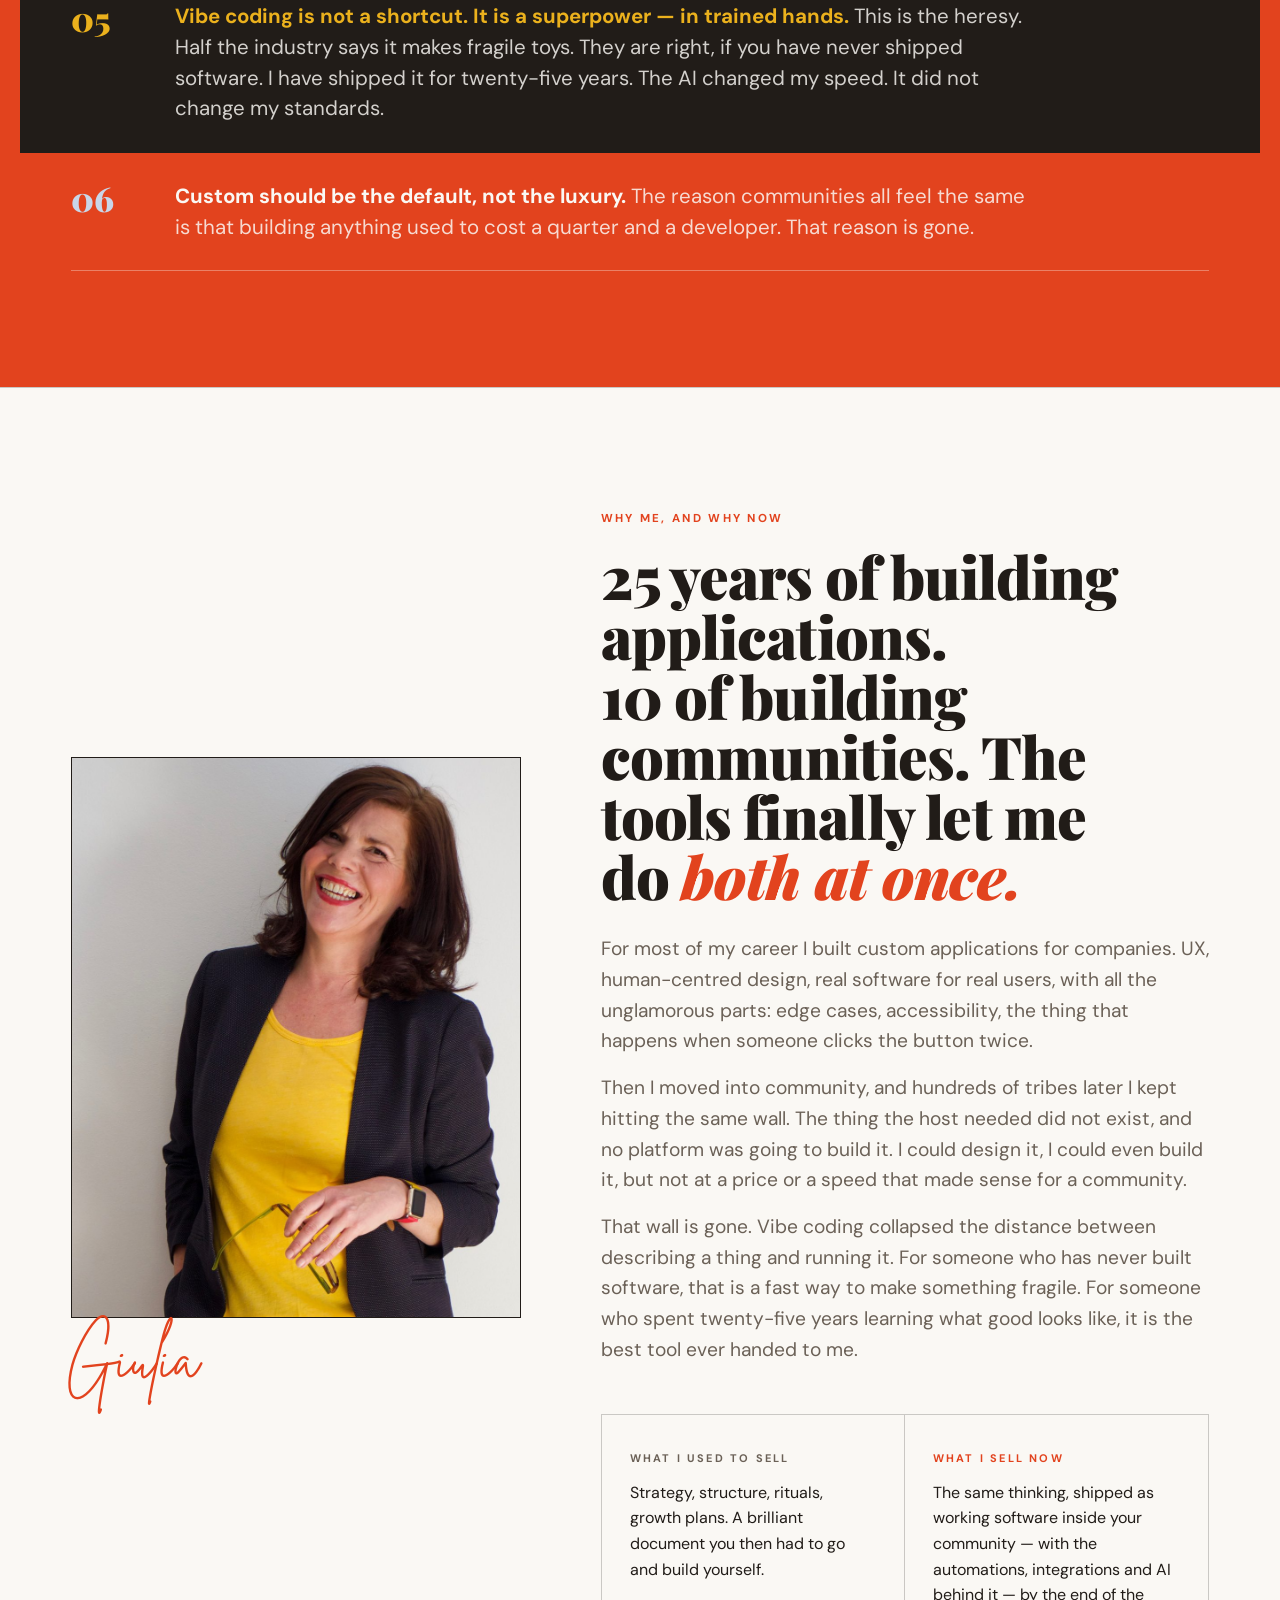
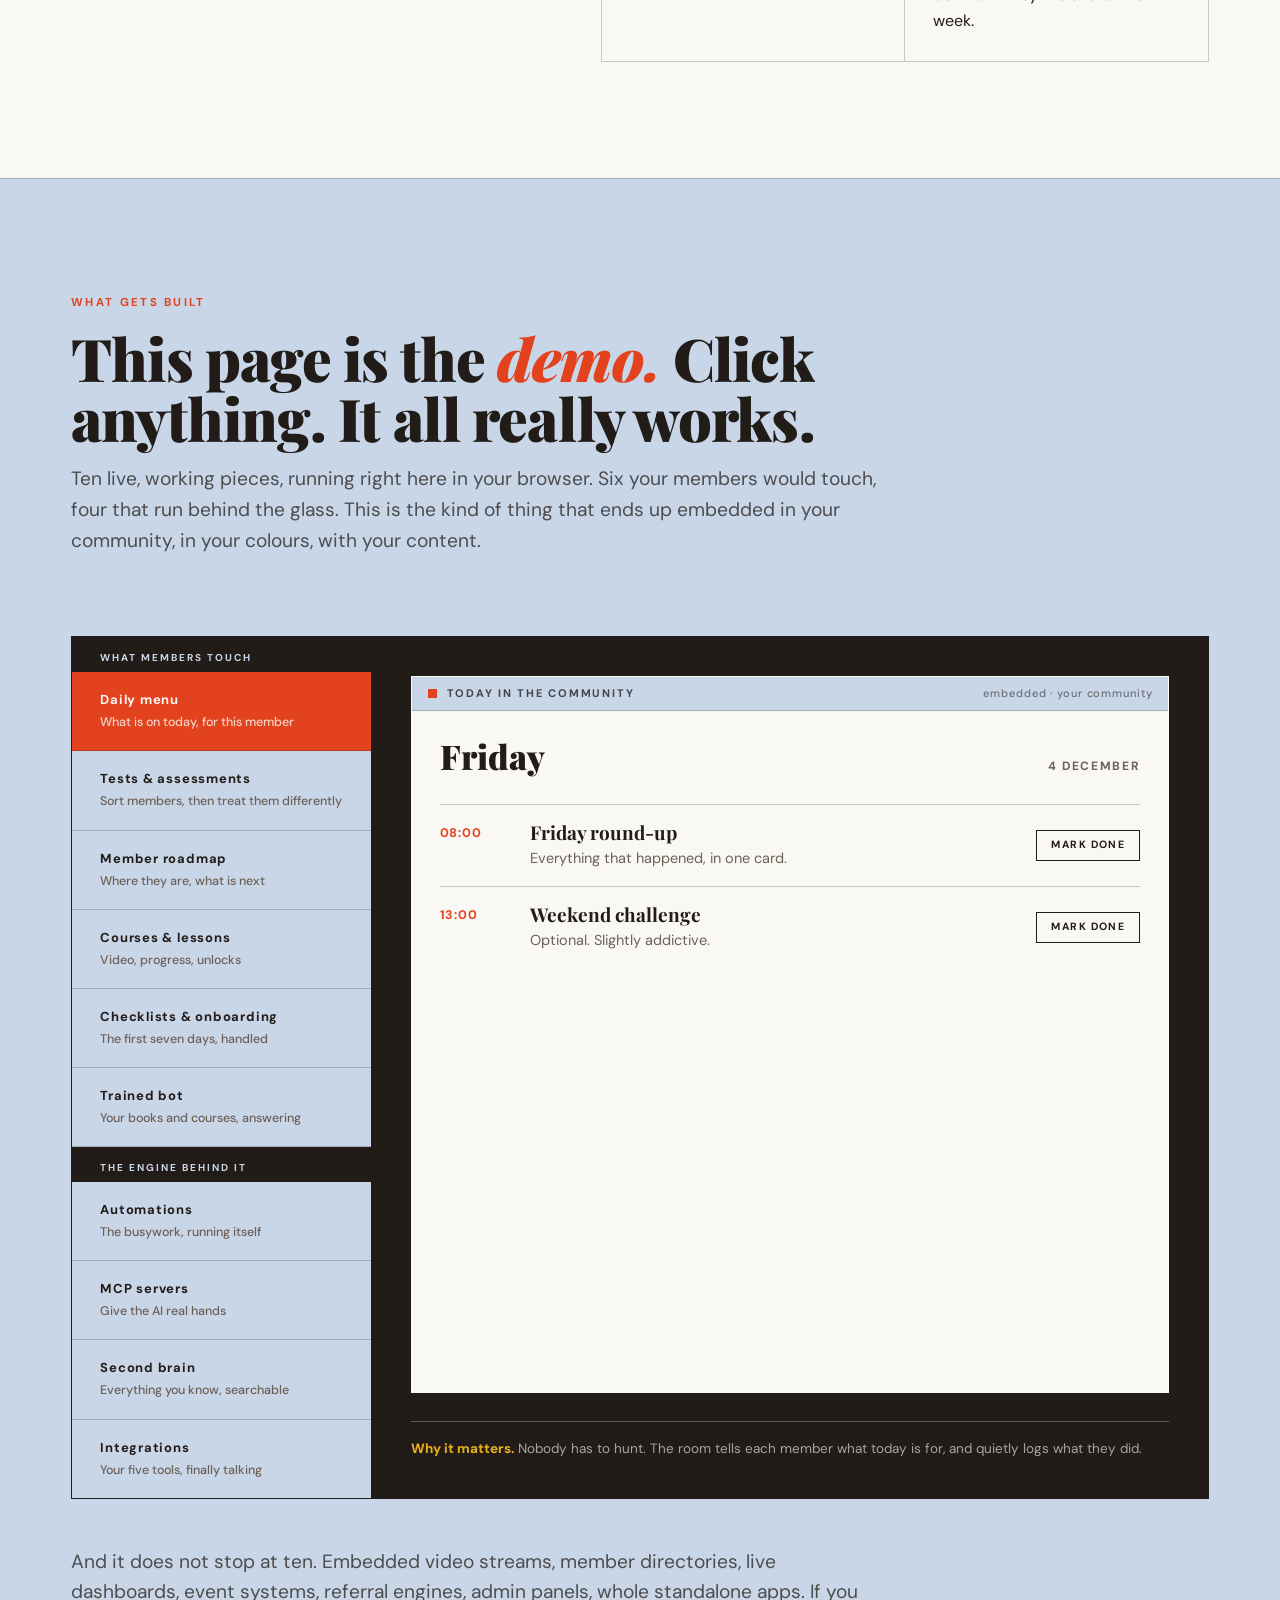
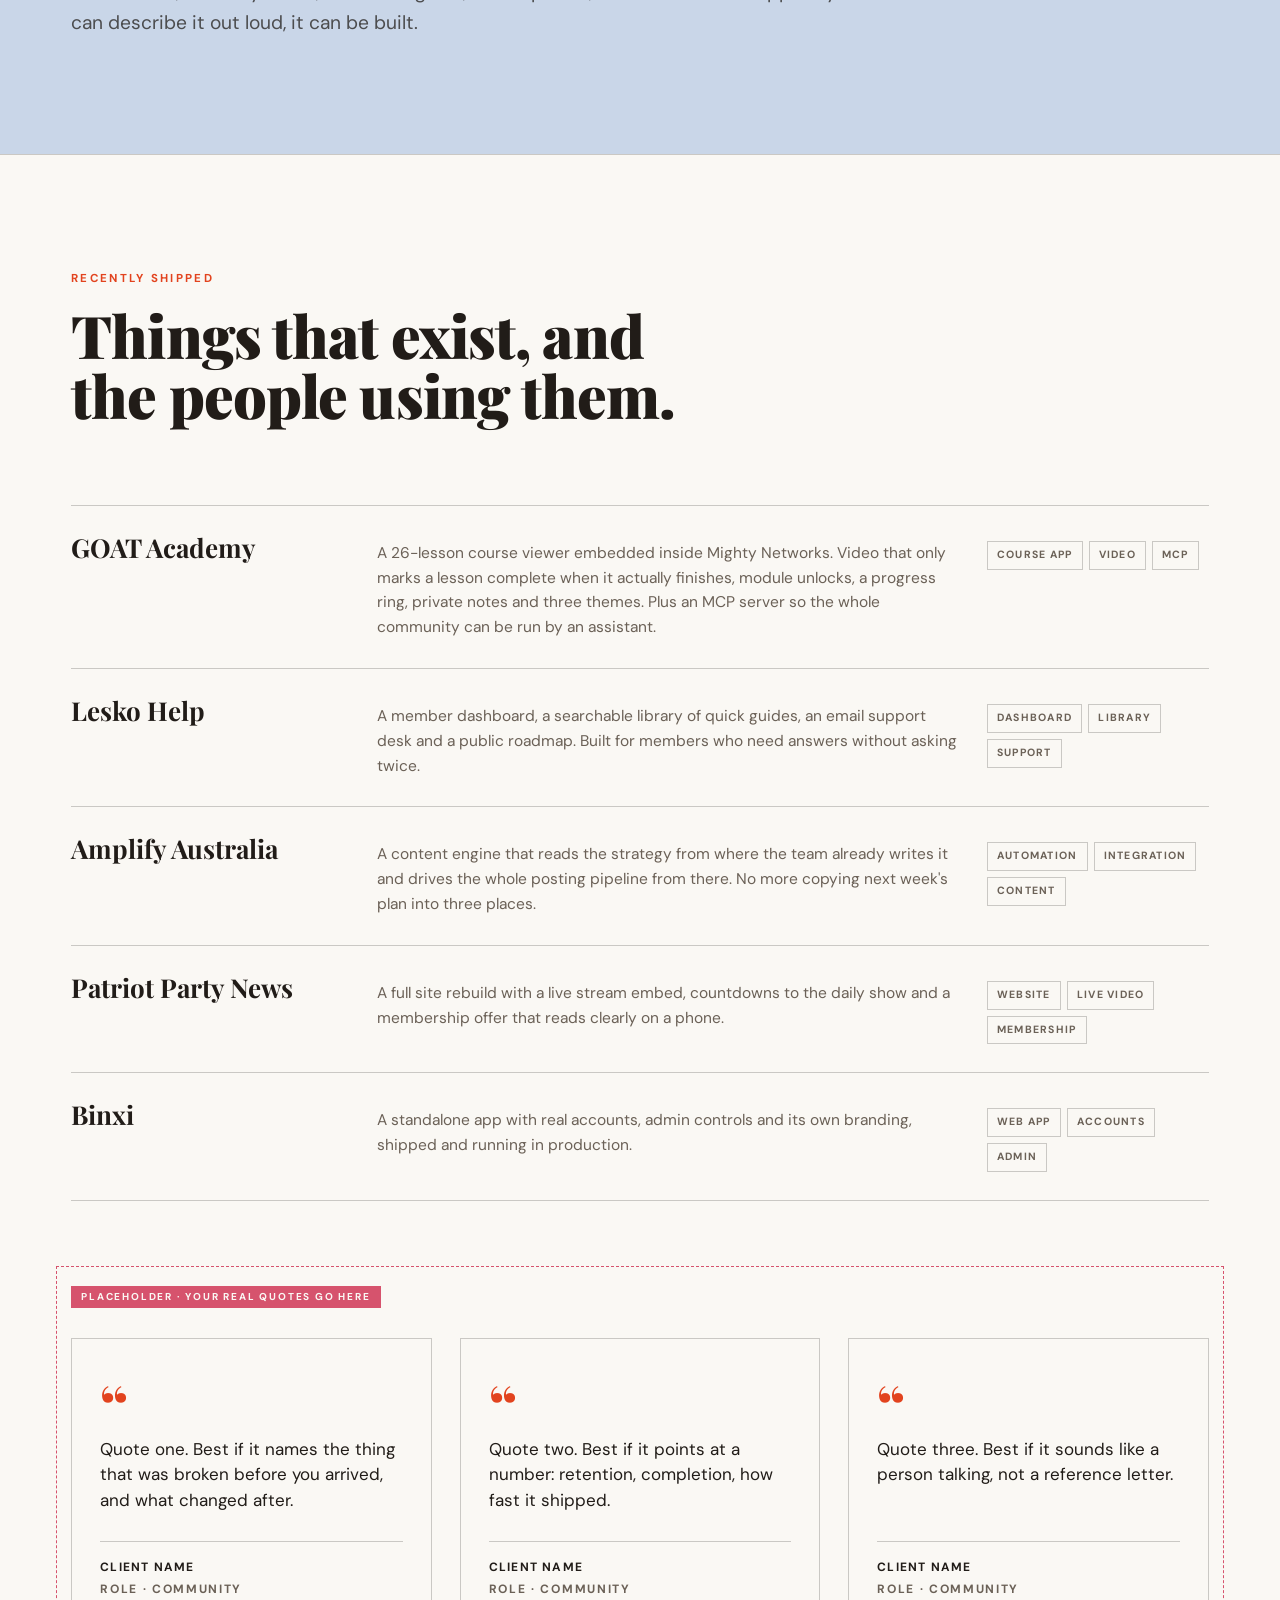
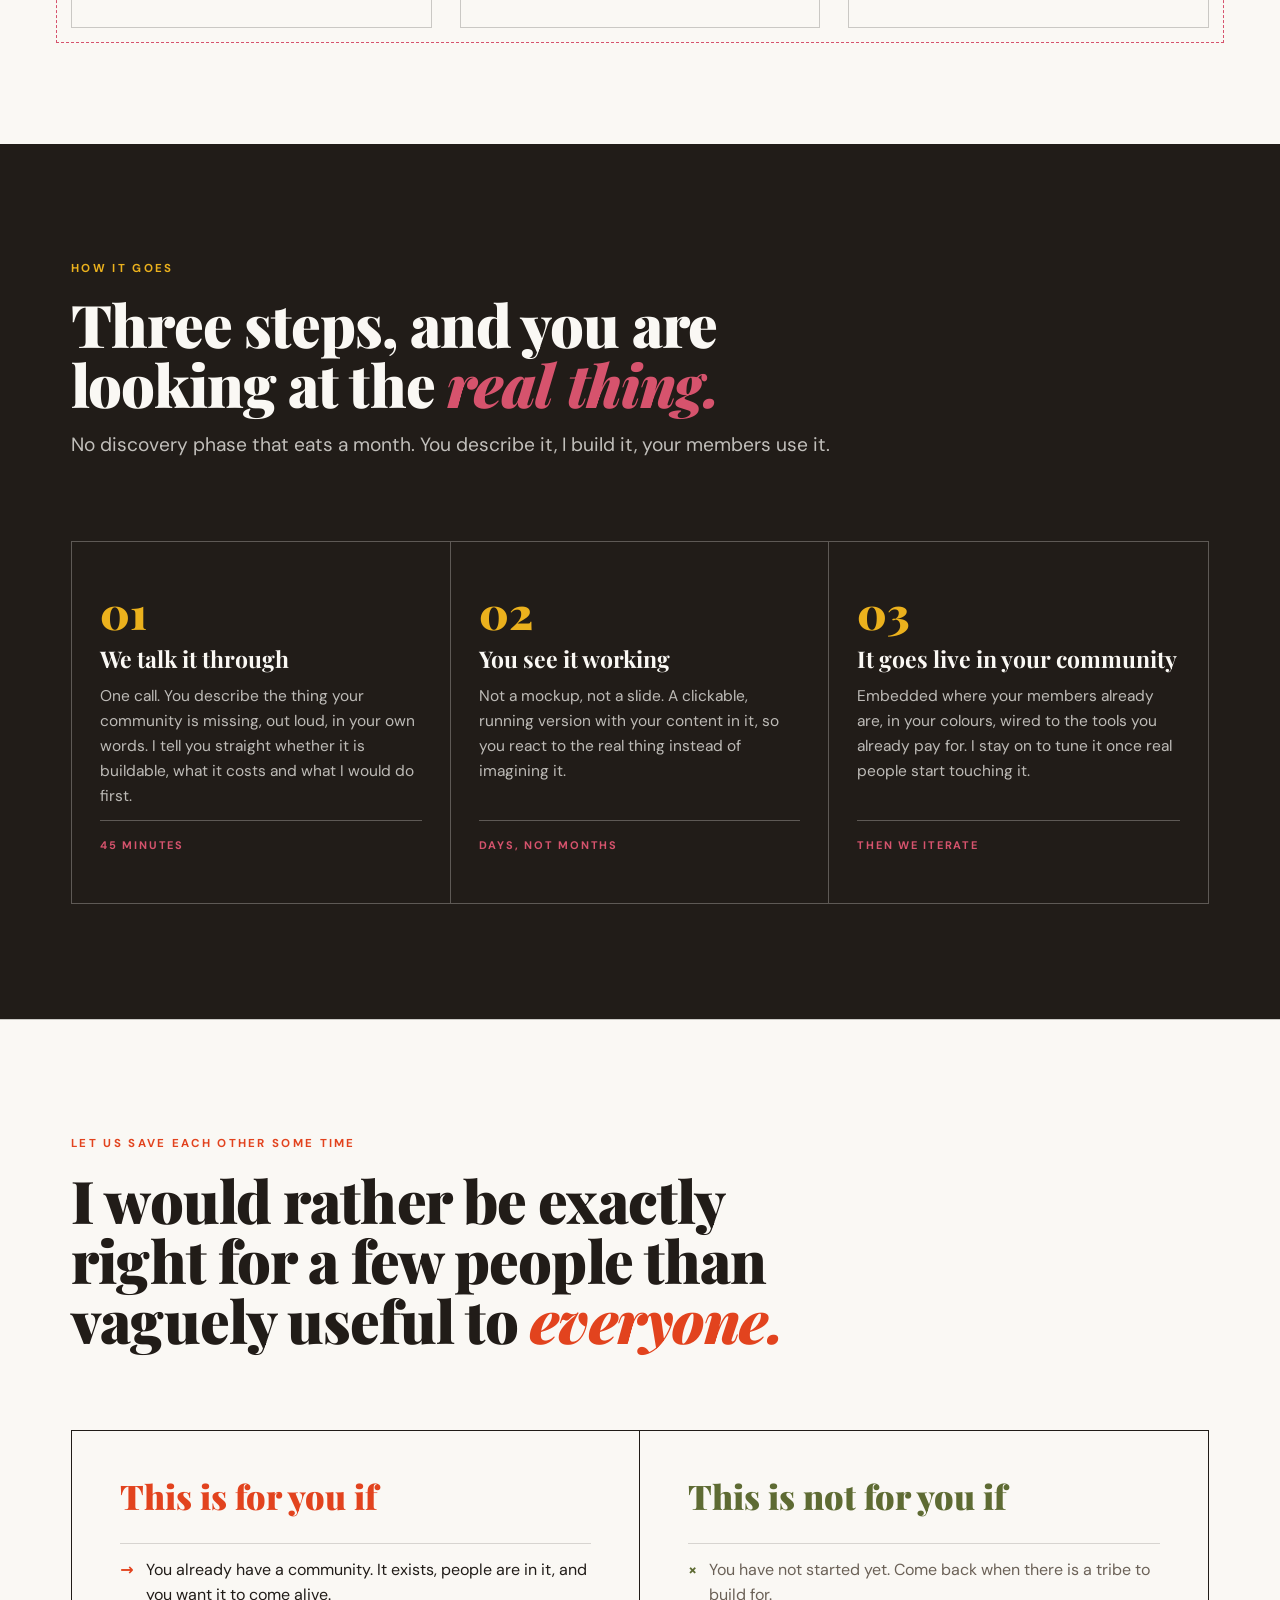
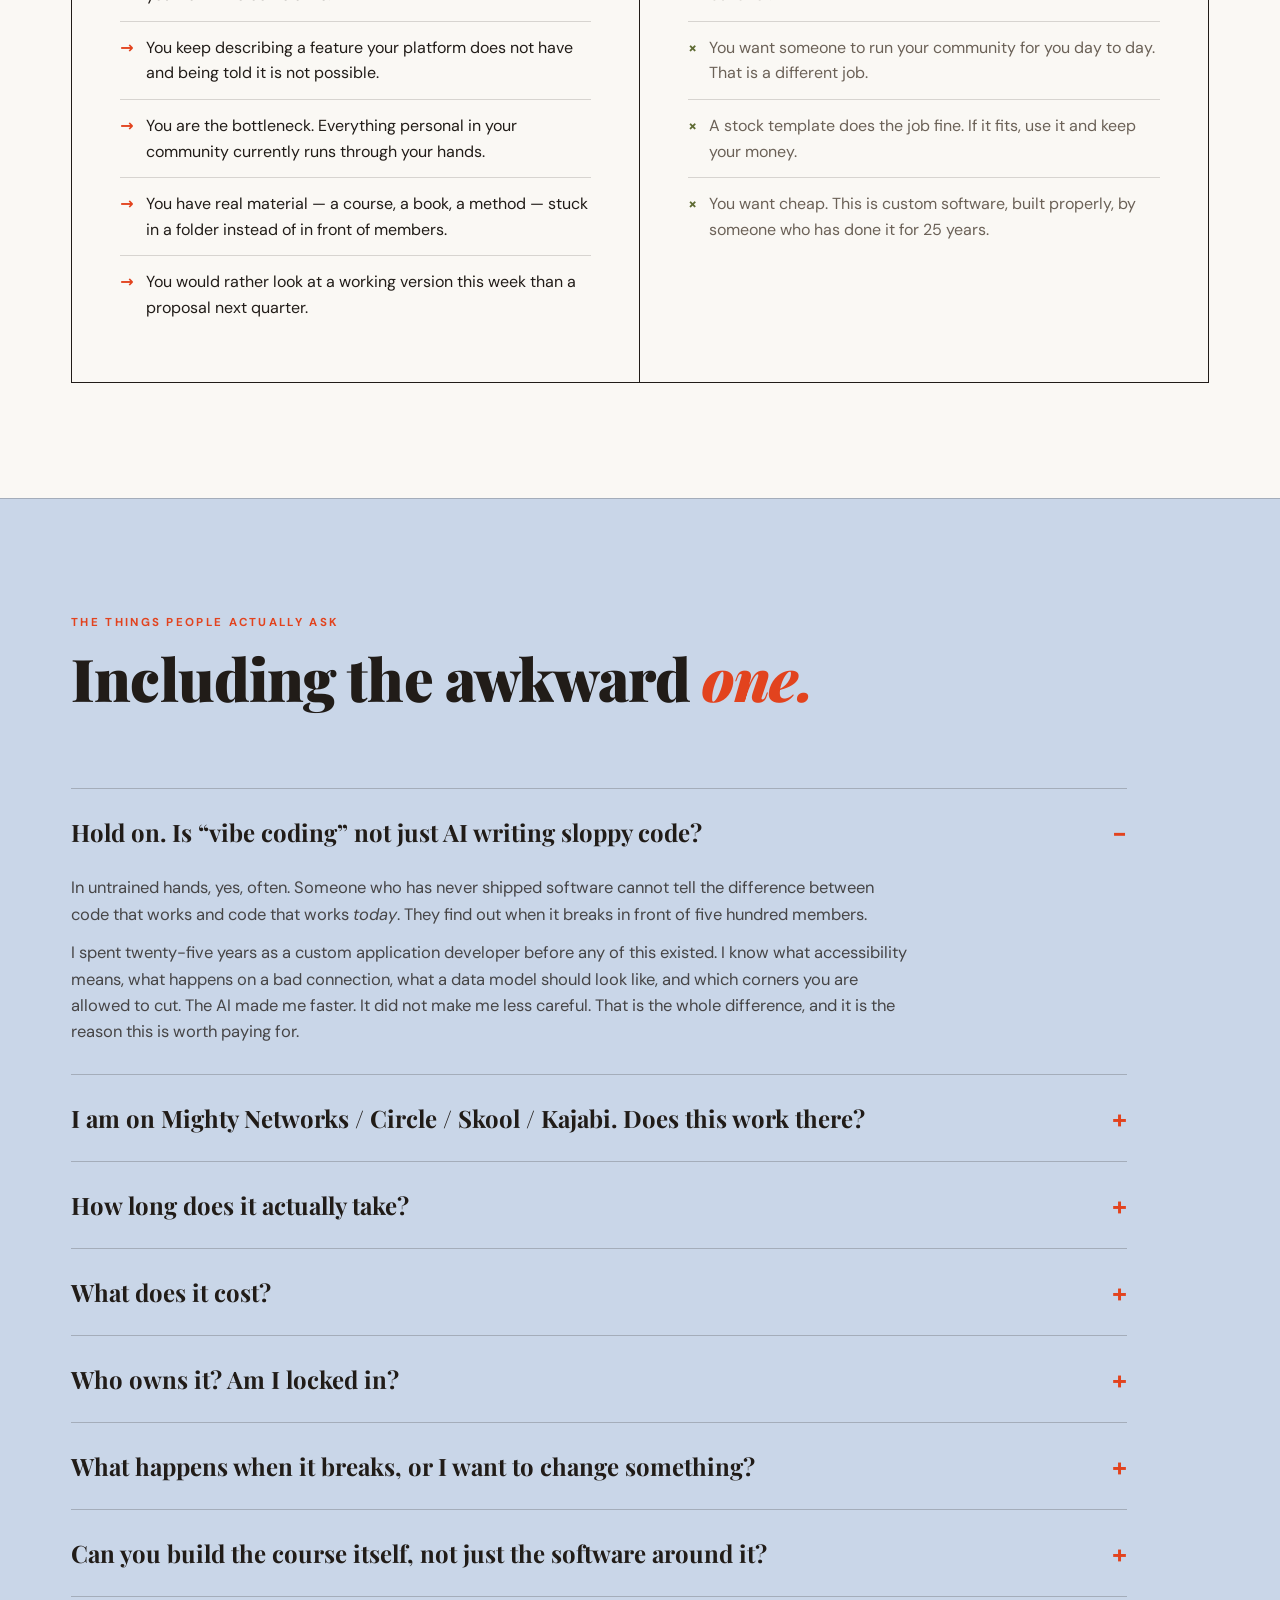
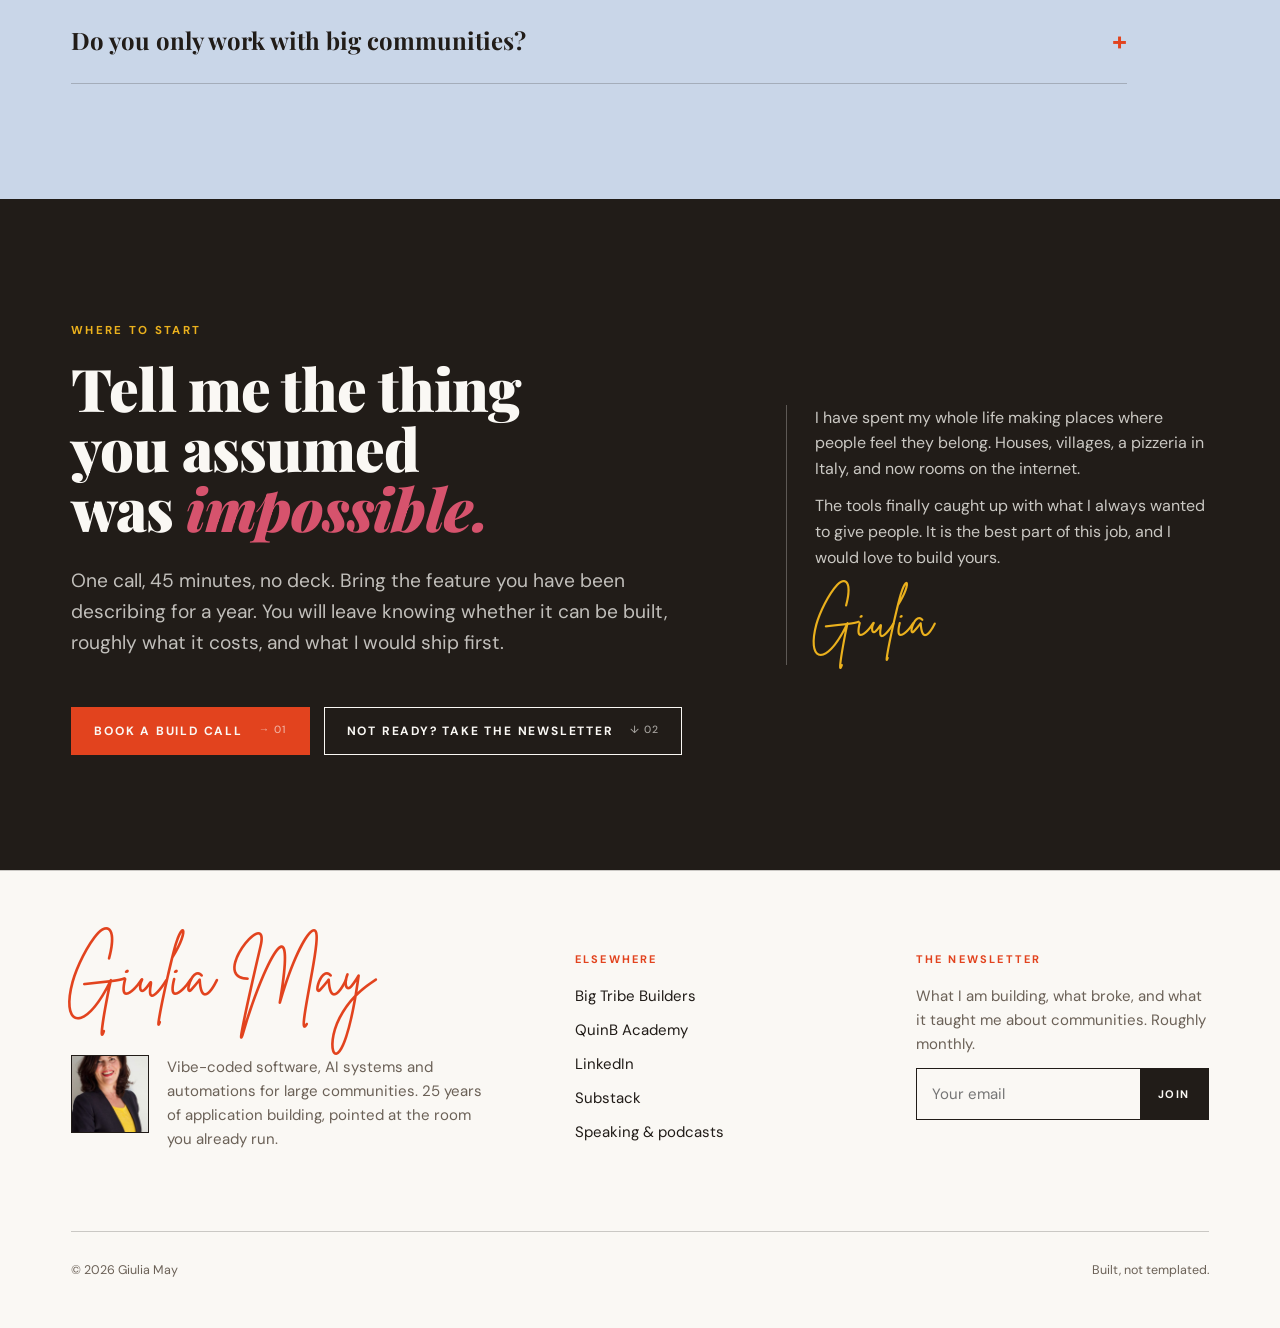
<file: giuliamay-site/index.html>
<!DOCTYPE html>
<html lang="en">
<head>
<meta charset="UTF-8">
<meta name="viewport" content="width=device-width,initial-scale=1">
<title>Giulia May — Vibe-coded software for large communities</title>
<meta name="description" content="Giulia May builds custom software, AI systems, automations and MCP servers straight into large online communities. 25 years of application development, shipped in days.">
<meta name="theme-color" content="#FAF8F4">
<link rel="icon" href="favicon.svg" type="image/svg+xml">
<meta property="og:type" content="website">
<meta property="og:title" content="Giulia May — Vibe-coded software for large communities">
<meta property="og:description" content="Custom member experiences, AI systems, automations and MCP servers, built into the community you already run. In days, not quarters.">
<meta property="og:image" content="assets/img/photo19.jpg">
<meta name="twitter:card" content="summary_large_image">
<link rel="preload" as="font" type="font/woff2" href="assets/fonts/playfairdisplay-normal-900.woff2" crossorigin>
<link rel="preload" as="font" type="font/woff2" href="assets/fonts/dmsans-normal-400.woff2" crossorigin>
<link rel="stylesheet" href="assets/css/site.css">
</head>
<body>
<a class="skip" href="#top">Skip to content</a>

<nav class="nav">
  <div class="in">
    <a class="brand" href="#top">Giulia <em>May</em></a>
    <div class="nav-links" id="navLinks">
      <a href="#problem">The problem</a>
      <a href="#believe">What I believe</a>
      <a href="#build">What I build</a>
      <a href="#work">Work</a>
      <a href="#plan">How it goes</a>
      <a href="#faq">Questions</a>
    </div>
    <a class="btn btn-red nav-cta" data-book href="#close">Book a build call <span class="fn">&rarr; 01</span></a>
    <button class="nav-toggle" id="navToggle" type="button" aria-expanded="false" aria-controls="navLinks">
      <span class="bars"><span></span><span></span><span></span></span>
      <em>Menu</em>
    </button>
  </div>
</nav>

<!-- ══ 01 · HERO ══════════════════════════════════════════════════════════ -->
<header class="hero" id="top">
  <div class="hero-l">
    <span class="label">Custom software, AI systems &amp; automations &mdash; built into your community</span>
    <h1><span>I build the thing</span><span>your platform</span><em>said was impossible.</em></h1>
    <p class="lead">
      Daily menus. Assessments that change what a member sees next. Roadmaps, courses, trained bots,
      dashboards, automations, MCP servers, second brains. Real, working software, embedded where your
      members already are &mdash; so five thousand people each get something that feels made for them.
    </p>
    <div class="hero-cta">
      <a class="btn btn-red" data-book href="#close">Book a build call <span class="fn">&rarr; 01</span></a>
      <a class="btn" href="#build">Play with it first <span class="fn">&darr; 02</span></a>
    </div>
    <p class="hero-note">
      Everything on this page that looks like an app <b>is</b> an app. Nothing here is a screenshot.
    </p>
  </div>
  <div class="hero-r">
    <div class="hero-photo">
      <img src="assets/img/photo19.jpg" alt="Giulia May at her laptop, laughing" fetchpriority="high" decoding="async">
      <span class="hero-tag">25 years building software &middot; hundreds of communities</span>
    </div>
  </div>
</header>

<!-- ══ 02 · PROOF ═════════════════════════════════════════════════════════ -->
<section class="proof" aria-label="Track record">
  <div><b>25</b><span>years building apps</span></div>
  <div><b>300+</b><span>communities inside</span></div>
  <div><b>25,000+</b><span>members reached</span></div>
  <div><b>5.0</b><span>top rated &middot; 200 jobs</span></div>
</section>

<!-- ══ 03 · PROBLEM ═══════════════════════════════════════════════════════ -->
<section class="sec sec-ink" id="problem">
  <div class="wrap">
    <div class="sec-head">
      <span class="label">Sound familiar?</span>
      <h2 class="h2">Your platform gives every member the <em>same room.</em> Your members are not the same.</h2>
      <p class="lead">
        You did the hard part. The tribe exists, people joined, the numbers look fine on paper.
        And still the space feels like a broadcast channel instead of a home.
      </p>
    </div>
    <div class="prob-grid">
      <ul class="prob-list">
        <li>
          <h3 class="h3">Everyone lands in the same feed</h3>
          <p>The brand-new member and your five-year veteran open the identical screen, and neither one finds the thing meant for them.</p>
        </li>
        <li>
          <h3 class="h3">You are the personalisation</h3>
          <p>Every welcome, nudge and check-in runs through you by hand. That works at fifty members. It quietly breaks at five hundred.</p>
        </li>
        <li>
          <h3 class="h3">Your tools do not talk to each other</h3>
          <p>The community, the email list, the course platform, the CRM, the calendar. Five systems, and you are the integration between them.</p>
        </li>
        <li>
          <h3 class="h3">Off-the-shelf stops where you get interesting</h3>
          <p>The features you actually need are the ones no platform ships, so you flatten your idea to fit the software.</p>
        </li>
      </ul>
      <div class="stakes">
        <span class="stake-k">What it costs</span>
        <p>
          A community does not die loudly. It goes quiet. Members stop opening the app, then stop renewing,
          and you are left running a room that looks full and feels empty.
        </p>
        <p>
          The fix is not more posting. It is giving people something built for them, waiting when they arrive.
        </p>
        <span class="stake-k" style="color:var(--gold);margin-top:8px;">What it looks like instead</span>
        <p>
          Members log in and the space knows them. Where they left off, what is on today, what comes next.
          Behind the glass, the systems talk to each other and the busywork runs itself.
        </p>
      </div>
    </div>
  </div>
</section>

<!-- ══ 04 · MANIFESTO ═════════════════════════════════════════════════════ -->
<section class="sec sec-red" id="believe">
  <div class="wrap">
    <div class="sec-head">
      <span class="label">The flag I am planting</span>
      <h2 class="h2">Six things I believe, and one of them is <em>heresy.</em></h2>
    </div>
    <ol class="creed">
      <li><span class="creed-n">01</span><p><b>A feed is not a community.</b> It is a queue. Nobody ever belonged to a queue.</p></li>
      <li><span class="creed-n">02</span><p><b>Software should know who just walked in.</b> If it treats the day-one member and the five-year veteran identically, it is not software, it is furniture.</p></li>
      <li><span class="creed-n">03</span><p><b>A hundred people who would miss you beats a hundred thousand who would not.</b> Build for the smallest tribe that can sustain you, then build them something absurdly specific.</p></li>
      <li><span class="creed-n">04</span><p><b>If you can describe it, it can be built.</b> Not next quarter. This week. That sentence was a lie for twenty-five years and it is true now.</p></li>
      <li class="heresy"><span class="creed-n">05</span><p><b>Vibe coding is not a shortcut. It is a superpower &mdash; in trained hands.</b> This is the heresy. Half the industry says it makes fragile toys. They are right, if you have never shipped software. I have shipped it for twenty-five years. The AI changed my speed. It did not change my standards.</p></li>
      <li><span class="creed-n">06</span><p><b>Custom should be the default, not the luxury.</b> The reason communities all feel the same is that building anything used to cost a quarter and a developer. That reason is gone.</p></li>
    </ol>
  </div>
</section>

<!-- ══ 05 · THE TURN / GUIDE ══════════════════════════════════════════════ -->
<section class="sec">
  <div class="wrap">
    <div class="turn">
      <div>
        <div class="turn-photo"><img src="assets/img/photo09.jpg" alt="Giulia May" loading="lazy" decoding="async"></div>
        <div class="sig">Giulia</div>
      </div>
      <div>
        <span class="label">Why me, and why now</span>
        <h2 class="h2" style="margin-top:var(--s2);">25 years of building applications. 10 of building communities. The tools finally let me do <em>both at once.</em></h2>
        <p class="lead" style="margin-top:var(--s3);">
          For most of my career I built custom applications for companies. UX, human-centred design,
          real software for real users, with all the unglamorous parts: edge cases, accessibility, the
          thing that happens when someone clicks the button twice.
        </p>
        <p class="lead" style="margin-top:var(--s2);">
          Then I moved into community, and hundreds of tribes later I kept hitting the same wall.
          The thing the host needed did not exist, and no platform was going to build it. I could design it,
          I could even build it, but not at a price or a speed that made sense for a community.
        </p>
        <p class="lead" style="margin-top:var(--s2);">
          That wall is gone. Vibe coding collapsed the distance between describing a thing and running it.
          For someone who has never built software, that is a fast way to make something fragile.
          For someone who spent twenty-five years learning what good looks like, it is the best tool
          ever handed to me.
        </p>
        <div class="turn-then-now">
          <div class="tn">
            <span class="tn-k">What I used to sell</span>
            <p>Strategy, structure, rituals, growth plans. A brilliant document you then had to go and build yourself.</p>
          </div>
          <div class="tn now">
            <span class="tn-k">What I sell now</span>
            <p>The same thinking, shipped as working software inside your community &mdash; with the automations, integrations and AI behind it &mdash; by the end of the week.</p>
          </div>
        </div>
      </div>
    </div>
  </div>
</section>

<!-- ══ 06 · THE RACK (live demos) ═════════════════════════════════════════ -->
<section class="sec sec-sky" id="build">
  <div class="wrap">
    <div class="sec-head">
      <span class="label">What gets built</span>
      <h2 class="h2">This page is the <em>demo.</em> Click anything. It all really works.</h2>
      <p class="lead">
        Ten live, working pieces, running right here in your browser. Six your members would touch,
        four that run behind the glass. This is the kind of thing that ends up embedded in your community,
        in your colours, with your content.
      </p>
    </div>

    <div class="rack">
      <div class="rack-index" role="tablist" aria-label="Things I build">
        <span class="rack-group">What members touch</span>
        <button role="tab" aria-selected="true" aria-controls="p-menu" id="t-menu">
          Daily menu<small>What is on today, for this member</small>
        </button>
        <button role="tab" aria-selected="false" aria-controls="p-quiz" id="t-quiz">
          Tests &amp; assessments<small>Sort members, then treat them differently</small>
        </button>
        <button role="tab" aria-selected="false" aria-controls="p-road" id="t-road">
          Member roadmap<small>Where they are, what is next</small>
        </button>
        <button role="tab" aria-selected="false" aria-controls="p-course" id="t-course">
          Courses &amp; lessons<small>Video, progress, unlocks</small>
        </button>
        <button role="tab" aria-selected="false" aria-controls="p-check" id="t-check">
          Checklists &amp; onboarding<small>The first seven days, handled</small>
        </button>
        <button role="tab" aria-selected="false" aria-controls="p-bot" id="t-bot">
          Trained bot<small>Your books and courses, answering</small>
        </button>
        <span class="rack-group">The engine behind it</span>
        <button role="tab" aria-selected="false" aria-controls="p-auto" id="t-auto">
          Automations<small>The busywork, running itself</small>
        </button>
        <button role="tab" aria-selected="false" aria-controls="p-mcp" id="t-mcp">
          MCP servers<small>Give the AI real hands</small>
        </button>
        <button role="tab" aria-selected="false" aria-controls="p-brain" id="t-brain">
          Second brain<small>Everything you know, searchable</small>
        </button>
        <button role="tab" aria-selected="false" aria-controls="p-int" id="t-int">
          Integrations<small>Your five tools, finally talking</small>
        </button>
      </div>

      <div class="rack-stage">
        <!-- daily menu -->
        <div class="rack-panel" data-open="true" id="p-menu" role="tabpanel" aria-labelledby="t-menu">
          <div class="screen">
            <div class="screen-bar"><span class="dot"></span>Today in the community<span class="host">embedded &middot; your community</span></div>
            <div class="screen-body">
              <div class="menu-head">
                <div class="menu-day pf" id="menuDay">Today</div>
                <div class="menu-date" id="menuDate"></div>
              </div>
              <div id="menuList"></div>
            </div>
          </div>
          <p class="rack-caption"><b>Why it matters.</b> Nobody has to hunt. The room tells each member what today is for, and quietly logs what they did.</p>
        </div>

        <!-- quiz -->
        <div class="rack-panel" id="p-quiz" role="tabpanel" aria-labelledby="t-quiz">
          <div class="screen">
            <div class="screen-bar"><span class="dot"></span>What kind of host are you?<span class="host">3 questions</span></div>
            <div class="screen-body" id="quizBody"></div>
          </div>
          <p class="rack-caption"><b>Why it matters.</b> A test is not a toy. It tags the member, and everything after it &mdash; the menu, the emails, the roadmap &mdash; changes to match.</p>
        </div>

        <!-- roadmap -->
        <div class="rack-panel" id="p-road" role="tabpanel" aria-labelledby="t-road">
          <div class="screen">
            <div class="screen-bar"><span class="dot"></span>Your roadmap<span class="host">click a stage</span></div>
            <div class="screen-body">
              <div class="road" id="roadList"></div>
              <div class="road-foot">
                <span class="road-pct" id="roadPct">0%</span>
                <span style="font-size:13px;color:var(--muted);" id="roadNext"></span>
                <button class="link-btn" id="roadReset" type="button">Reset</button>
              </div>
            </div>
          </div>
          <p class="rack-caption"><b>Why it matters.</b> Members stay when they can see progress. A roadmap turns a vague membership into a path with a next step on it.</p>
        </div>

        <!-- course -->
        <div class="rack-panel" id="p-course" role="tabpanel" aria-labelledby="t-course">
          <div class="screen">
            <div class="screen-bar"><span class="dot"></span>Module 1 &middot; Building the room<span class="host">4 lessons</span></div>
            <div class="screen-body">
              <div class="les-prog"><b id="lesPct">0%</b><span id="lesCount">0 of 4 complete</span></div>
              <div id="lesList"></div>
            </div>
          </div>
          <p class="rack-caption"><b>Why it matters.</b> Real video, real completion tracking, real unlocks &mdash; and I build the course itself with you, not just the shell it sits in.</p>
        </div>

        <!-- checklist -->
        <div class="rack-panel" id="p-check" role="tabpanel" aria-labelledby="t-check">
          <div class="screen">
            <div class="screen-bar"><span class="dot"></span>Your first week<span class="host">tick one</span></div>
            <div class="screen-body">
              <div class="check-bar"><i id="checkFill"></i></div>
              <div id="checkList"></div>
              <div class="check-done" id="checkDone">
                <b>That is the whole onboarding.</b> The member is now further in seven days than most get in three months,
                and you did not send a single manual message.
              </div>
            </div>
          </div>
          <p class="rack-caption"><b>Why it matters.</b> The first seven days decide whether someone stays. This is that week, running itself.</p>
        </div>

        <!-- bot -->
        <div class="rack-panel" id="p-bot" role="tabpanel" aria-labelledby="t-bot">
          <div class="screen">
            <div class="screen-bar"><span class="dot"></span>Ask the community brain<span class="host">trained on your material</span></div>
            <div class="screen-body" style="display:flex;flex-direction:column;">
              <div class="bot-log" id="botLog"></div>
              <div class="bot-chips" id="botChips"></div>
              <form class="bot-form" id="botForm">
                <label for="botInput" style="position:absolute;left:-9999px;">Ask a question</label>
                <input id="botInput" type="text" autocomplete="off" placeholder="Ask it something...">
                <button type="submit">Ask</button>
              </form>
            </div>
          </div>
          <p class="rack-caption"><b>Why it matters.</b> Trained on your books, your courses, your talks. It answers at 2am in your voice, so the same six questions stop landing in your inbox.</p>
        </div>

        <!-- automations -->
        <div class="rack-panel" id="p-auto" role="tabpanel" aria-labelledby="t-auto">
          <div class="screen">
            <div class="screen-bar"><span class="dot"></span>Automation &middot; new member joins<span class="host">press run</span></div>
            <div class="screen-body">
              <div class="flow" id="flowList"></div>
              <div class="flow-foot">
                <button class="flow-run" id="flowRun" type="button">Run it</button>
                <span class="flow-stat" id="flowStat">Idle &mdash; this is what fires the moment someone joins.</span>
              </div>
            </div>
          </div>
          <p class="rack-caption"><b>Why it matters.</b> Every step here is one you currently do by hand, or do not do at all. It runs in four seconds, at 3am, for the five hundredth member, exactly as well as for the first.</p>
        </div>

        <!-- mcp -->
        <div class="rack-panel" id="p-mcp" role="tabpanel" aria-labelledby="t-mcp">
          <div class="screen">
            <div class="screen-bar"><span class="dot"></span>Your community, as tools an AI can use<span class="host">watch the calls</span></div>
            <div class="screen-body" style="display:flex;flex-direction:column;">
              <div class="mcp-log" id="mcpLog"></div>
              <div class="bot-chips" id="mcpChips"></div>
            </div>
          </div>
          <p class="rack-caption"><b>Why it matters.</b> An MCP server turns your community into something an AI can actually operate &mdash; read the members, create the space, post the announcement. Not a chatbot that talks about your community. One with its hands on it.</p>
        </div>

        <!-- second brain -->
        <div class="rack-panel" id="p-brain" role="tabpanel" aria-labelledby="t-brain">
          <div class="screen">
            <div class="screen-bar"><span class="dot"></span>Second brain<span class="host">everything you ever made</span></div>
            <div class="screen-body">
              <form class="brain-form" id="brainForm">
                <label for="brainInput" style="position:absolute;left:-9999px;">Search your material</label>
                <input id="brainInput" type="text" autocomplete="off" placeholder="Search 12 years of material...">
                <button type="submit">Search</button>
              </form>
              <div class="bot-chips" id="brainChips"></div>
              <div class="brain-out" id="brainOut"></div>
            </div>
          </div>
          <p class="rack-caption"><b>Why it matters.</b> Twelve years of posts, calls, decks and voice notes stop being an archive nobody opens and start being a system that answers &mdash; with the source attached, so you can trust it.</p>
        </div>

        <!-- integrations -->
        <div class="rack-panel" id="p-int" role="tabpanel" aria-labelledby="t-int">
          <div class="screen">
            <div class="screen-bar"><span class="dot"></span>Your stack<span class="host">click a tool</span></div>
            <div class="screen-body">
              <div class="int-grid" id="intGrid"></div>
              <div class="int-detail" id="intDetail"></div>
            </div>
          </div>
          <p class="rack-caption"><b>Why it matters.</b> Right now you are the integration. Every time something moves between two tools, it moves because you moved it. This is that job, given to software.</p>
        </div>
      </div>
    </div>

    <p class="lead" style="margin-top:var(--s4);">
      And it does not stop at ten. Embedded video streams, member directories, live dashboards, event systems,
      referral engines, admin panels, whole standalone apps. If you can describe it out loud, it can be built.
    </p>
  </div>
</section>

<!-- ══ 07 · WORK ══════════════════════════════════════════════════════════ -->
<section class="sec" id="work">
  <div class="wrap">
    <div class="sec-head">
      <span class="label">Recently shipped</span>
      <h2 class="h2">Things that exist, and the people using them.</h2>
    </div>
    <div class="work">
      <div class="work-row">
        <h4>GOAT Academy</h4>
        <p>A 26-lesson course viewer embedded inside Mighty Networks. Video that only marks a lesson complete when it actually finishes, module unlocks, a progress ring, private notes and three themes. Plus an MCP server so the whole community can be run by an assistant.</p>
        <div class="work-tags"><span>Course app</span><span>Video</span><span>MCP</span></div>
      </div>
      <div class="work-row">
        <h4>Lesko Help</h4>
        <p>A member dashboard, a searchable library of quick guides, an email support desk and a public roadmap. Built for members who need answers without asking twice.</p>
        <div class="work-tags"><span>Dashboard</span><span>Library</span><span>Support</span></div>
      </div>
      <div class="work-row">
        <h4>Amplify Australia</h4>
        <p>A content engine that reads the strategy from where the team already writes it and drives the whole posting pipeline from there. No more copying next week's plan into three places.</p>
        <div class="work-tags"><span>Automation</span><span>Integration</span><span>Content</span></div>
      </div>
      <div class="work-row">
        <h4>Patriot Party News</h4>
        <p>A full site rebuild with a live stream embed, countdowns to the daily show and a membership offer that reads clearly on a phone.</p>
        <div class="work-tags"><span>Website</span><span>Live video</span><span>Membership</span></div>
      </div>
      <div class="work-row">
        <h4>Binxi</h4>
        <p>A standalone app with real accounts, admin controls and its own branding, shipped and running in production.</p>
        <div class="work-tags"><span>Web app</span><span>Accounts</span><span>Admin</span></div>
      </div>
    </div>
    <div class="ph" style="margin-top:var(--s5);">
      <span class="ph-tag">Placeholder &middot; your real quotes go here</span>
      <div class="quotes" style="margin-top:var(--s2);">
        <figure class="quote">
          <span class="mark">&ldquo;</span>
          <blockquote>Quote one. Best if it names the thing that was broken before you arrived, and what changed after.</blockquote>
          <figcaption><b>Client name</b>Role &middot; Community</figcaption>
        </figure>
        <figure class="quote">
          <span class="mark">&ldquo;</span>
          <blockquote>Quote two. Best if it points at a number: retention, completion, how fast it shipped.</blockquote>
          <figcaption><b>Client name</b>Role &middot; Community</figcaption>
        </figure>
        <figure class="quote">
          <span class="mark">&ldquo;</span>
          <blockquote>Quote three. Best if it sounds like a person talking, not a reference letter.</blockquote>
          <figcaption><b>Client name</b>Role &middot; Community</figcaption>
        </figure>
      </div>
    </div>
  </div>
</section>

<!-- ══ 08 · PLAN ══════════════════════════════════════════════════════════ -->
<section class="sec sec-ink" id="plan">
  <div class="wrap">
    <div class="sec-head">
      <span class="label">How it goes</span>
      <h2 class="h2">Three steps, and you are looking at the <em>real thing.</em></h2>
      <p class="lead">No discovery phase that eats a month. You describe it, I build it, your members use it.</p>
    </div>
    <div class="plan">
      <div class="plan-step">
        <span class="plan-n">01</span>
        <h3>We talk it through</h3>
        <p>One call. You describe the thing your community is missing, out loud, in your own words. I tell you straight whether it is buildable, what it costs and what I would do first.</p>
        <span class="when">45 minutes</span>
      </div>
      <div class="plan-step">
        <span class="plan-n">02</span>
        <h3>You see it working</h3>
        <p>Not a mockup, not a slide. A clickable, running version with your content in it, so you react to the real thing instead of imagining it.</p>
        <span class="when">Days, not months</span>
      </div>
      <div class="plan-step">
        <span class="plan-n">03</span>
        <h3>It goes live in your community</h3>
        <p>Embedded where your members already are, in your colours, wired to the tools you already pay for. I stay on to tune it once real people start touching it.</p>
        <span class="when">Then we iterate</span>
      </div>
    </div>
  </div>
</section>

<!-- ══ 09 · FIT ═══════════════════════════════════════════════════════════ -->
<section class="sec" id="fit">
  <div class="wrap">
    <div class="sec-head">
      <span class="label">Let us save each other some time</span>
      <h2 class="h2">I would rather be exactly right for a few people than vaguely useful to <em>everyone.</em></h2>
    </div>
    <div class="fit">
      <div class="fit-col yes">
        <h3>This is for you if</h3>
        <ul>
          <li><b>&rarr;</b> You already have a community. It exists, people are in it, and you want it to come alive.</li>
          <li><b>&rarr;</b> You keep describing a feature your platform does not have and being told it is not possible.</li>
          <li><b>&rarr;</b> You are the bottleneck. Everything personal in your community currently runs through your hands.</li>
          <li><b>&rarr;</b> You have real material &mdash; a course, a book, a method &mdash; stuck in a folder instead of in front of members.</li>
          <li><b>&rarr;</b> You would rather look at a working version this week than a proposal next quarter.</li>
        </ul>
      </div>
      <div class="fit-col no">
        <h3>This is not for you if</h3>
        <ul>
          <li><b>&times;</b> You have not started yet. Come back when there is a tribe to build for.</li>
          <li><b>&times;</b> You want someone to run your community for you day to day. That is a different job.</li>
          <li><b>&times;</b> A stock template does the job fine. If it fits, use it and keep your money.</li>
          <li><b>&times;</b> You want cheap. This is custom software, built properly, by someone who has done it for 25 years.</li>
        </ul>
      </div>
    </div>
  </div>
</section>

<!-- ══ 10 · FAQ ═══════════════════════════════════════════════════════════ -->
<section class="sec sec-sky" id="faq">
  <div class="wrap">
    <div class="sec-head">
      <span class="label">The things people actually ask</span>
      <h2 class="h2">Including the awkward <em>one.</em></h2>
    </div>
    <div class="faq">
      <details open>
        <summary>Hold on. Is &ldquo;vibe coding&rdquo; not just AI writing sloppy code?</summary>
        <div>
          <p>
            In untrained hands, yes, often. Someone who has never shipped software cannot tell the difference
            between code that works and code that works <em>today</em>. They find out when it breaks in front of
            five hundred members.
          </p>
          <p>
            I spent twenty-five years as a custom application developer before any of this existed. I know what
            accessibility means, what happens on a bad connection, what a data model should look like, and which
            corners you are allowed to cut. The AI made me faster. It did not make me less careful. That is the
            whole difference, and it is the reason this is worth paying for.
          </p>
        </div>
      </details>
      <details>
        <summary>I am on Mighty Networks / Circle / Skool / Kajabi. Does this work there?</summary>
        <div>
          <p>
            Yes. Everything I build is a real web application that gets embedded inside your community, so it
            works anywhere you can place an embed &mdash; which is all of them. Your members never leave. It carries
            your colours, your fonts and your language, so it does not read as a bolt-on.
          </p>
          <p>
            Mighty Networks is where I have done the most of it, so if that is where you are, we skip a lot of
            discovery.
          </p>
        </div>
      </details>
      <details>
        <summary>How long does it actually take?</summary>
        <div>
          <p>
            A single focused piece &mdash; a daily menu, an assessment, an onboarding flow &mdash; is days. Something with
            several moving parts, accounts, automations and integrations behind it, is a few weeks. You see a
            working version long before it is finished, which is the point: you react to the real thing instead
            of approving a document.
          </p>
        </div>
      </details>
      <details>
        <summary>What does it cost?</summary>
        <div>
          <p>
            It is priced per build, not per hour, and you know the number before anything starts. Small,
            self-contained pieces sit at one end; a full custom member experience with an engine behind it sits
            at the other. The call is free and I will tell you honestly which end you are at &mdash; including if the
            answer is &ldquo;a template already does this, save your money.&rdquo;
          </p>
        </div>
      </details>
      <details>
        <summary>Who owns it? Am I locked in?</summary>
        <div>
          <p>
            You own it. The code is yours, it runs on your hosting or mine as you prefer, and if you want to hand
            it to another developer next year you can. I would rather earn the next project than trap you in
            this one.
          </p>
        </div>
      </details>
      <details>
        <summary>What happens when it breaks, or I want to change something?</summary>
        <div>
          <p>
            Things get tuned after launch &mdash; that is normal and it is included for the first stretch after it goes
            live. After that, most people keep me on a light retainer, because a community that is alive keeps
            wanting new things. There is no obligation to.
          </p>
        </div>
      </details>
      <details>
        <summary>Can you build the course itself, not just the software around it?</summary>
        <div>
          <p>
            Yes, and it is some of my favourite work. Structure, sequence, what a lesson is allowed to ask of
            someone, where people quit and how to stop them &mdash; that is community and instructional design, which is
            the job I did before this one. Bring a method that lives in your head and we will build both the
            course and the thing it runs in.
          </p>
        </div>
      </details>
      <details>
        <summary>Do you only work with big communities?</summary>
        <div>
          <p>
            Not only, but that is where this pays for itself fastest. Below a hundred members you can still be
            the personalisation yourself. Somewhere past a few hundred, doing it by hand stops working, and that
            is exactly the point where custom software becomes cheaper than your own time.
          </p>
        </div>
      </details>
    </div>
  </div>
</section>

<!-- ══ 11 · CLOSE ═════════════════════════════════════════════════════════ -->
<section class="sec sec-ink" id="close">
  <div class="wrap">
    <div class="close-grid">
      <div>
        <span class="label">Where to start</span>
        <h2 class="h2" style="margin-top:var(--s2);">Tell me the thing you assumed was <em>impossible.</em></h2>
        <p class="lead" style="margin-top:var(--s3);">
          One call, 45 minutes, no deck. Bring the feature you have been describing for a year.
          You will leave knowing whether it can be built, roughly what it costs, and what I would ship first.
        </p>
        <div class="close-cta">
          <a class="btn btn-red" data-book href="#">Book a build call <span class="fn">&rarr; 01</span></a>
          <a class="btn btn-paper" href="#news">Not ready? Take the newsletter <span class="fn">&darr; 02</span></a>
        </div>
      </div>
      <div class="close-note">
        <p>
          I have spent my whole life making places where people feel they belong. Houses, villages,
          a pizzeria in Italy, and now rooms on the internet.
        </p>
        <p style="margin-top:12px;">
          The tools finally caught up with what I always wanted to give people. It is the best part of this job,
          and I would love to build yours.
        </p>
        <div class="sig">Giulia</div>
      </div>
    </div>
  </div>
</section>

<!-- ══ FOOTER ═════════════════════════════════════════════════════════════ -->
<footer class="foot" id="news">
  <div class="wrap">
    <div class="foot-grid">
      <div>
        <div class="fname">Giulia May</div>
        <div class="foot-bio">
          <span class="pic"><img src="assets/img/photo24.jpg" alt="Giulia May" loading="lazy" decoding="async"></span>
          <p>Vibe-coded software, AI systems and automations for large communities. 25 years of application building, pointed at the room you already run.</p>
        </div>
      </div>
      <div>
        <h4>Elsewhere</h4>
        <div class="foot-links">
          <a href="#">Big Tribe Builders</a>
          <a href="#">QuinB Academy</a>
          <a href="#">LinkedIn</a>
          <a href="#">Substack</a>
          <a href="#">Speaking &amp; podcasts</a>
        </div>
      </div>
      <div>
        <h4>The newsletter</h4>
        <p style="font-size:15px;color:var(--muted);">
          What I am building, what broke, and what it taught me about communities. Roughly monthly.
        </p>
        <form class="news-form" id="newsForm">
          <label for="newsEmail" style="position:absolute;left:-9999px;">Your email</label>
          <input id="newsEmail" type="email" placeholder="Your email" required>
          <button type="submit">Join</button>
        </form>
        <div class="news-msg" id="newsMsg" role="status"></div>
      </div>
    </div>
    <div class="foot-base">
      <span>&copy; 2026 Giulia May</span>
      <span>Built, not templated.</span>
    </div>
  </div>
</footer>
<script src="assets/js/site.js" defer></script>
</body>
</html>
</file>
<file: assets/css/site.css>
@font-face {
  font-family: 'DM Sans';
  font-style: italic;
  font-weight: 400;
  font-display: swap;
  src: url('../fonts/dmsans-italic-400.woff2') format('woff2');
}
@font-face {
  font-family: 'DM Sans';
  font-style: normal;
  font-weight: 400;
  font-display: swap;
  src: url('../fonts/dmsans-normal-400.woff2') format('woff2');
}
@font-face {
  font-family: 'DM Sans';
  font-style: normal;
  font-weight: 500;
  font-display: swap;
  src: url('../fonts/dmsans-normal-500.woff2') format('woff2');
}
@font-face {
  font-family: 'DM Sans';
  font-style: normal;
  font-weight: 700;
  font-display: swap;
  src: url('../fonts/dmsans-normal-700.woff2') format('woff2');
}
@font-face {
  font-family: 'Playfair Display';
  font-style: italic;
  font-weight: 400;
  font-display: swap;
  src: url('../fonts/playfairdisplay-italic-400.woff2') format('woff2');
}
@font-face {
  font-family: 'Playfair Display';
  font-style: italic;
  font-weight: 900;
  font-display: swap;
  src: url('../fonts/playfairdisplay-italic-900.woff2') format('woff2');
}
@font-face {
  font-family: 'Playfair Display';
  font-style: normal;
  font-weight: 400;
  font-display: swap;
  src: url('../fonts/playfairdisplay-normal-400.woff2') format('woff2');
}
@font-face {
  font-family: 'Playfair Display';
  font-style: normal;
  font-weight: 700;
  font-display: swap;
  src: url('../fonts/playfairdisplay-normal-700.woff2') format('woff2');
}
@font-face {
  font-family: 'Playfair Display';
  font-style: normal;
  font-weight: 900;
  font-display: swap;
  src: url('../fonts/playfairdisplay-normal-900.woff2') format('woff2');
}
@font-face{font-family:"BrittanySignature";src:url('../fonts/brittanysignature.woff2') format('woff2'),url('../fonts/brittanysignature.woff') format('woff');font-display:swap;}

/* ── tokens ─────────────────────────────────────────────────────────────── */
:root{
  --paper:#FAF8F4;      /* base ground, ~45% of the page */
  --ink:#211C18;        /* warm near-black */
  --red:#E2431E;        /* lead accent + primary action */
  --sky:#C9D6E8;        /* secondary ground */
  --rose:#D6536D;       /* lead accent partner */
  --olive:#5E6B33;      /* supporting */
  --gold:#EBB11D;       /* supporting, small */
  --muted:#6B6157;      /* ink desaturated, for secondary prose */
  --hair:rgba(33,28,24,.22);
  --hair-lt:rgba(250,248,244,.28);
  --pad:clamp(20px,4vw,64px);
  --s1:8px; --s2:16px; --s3:28px; --s4:48px; --s5:80px; --s6:120px;
}
*{margin:0;padding:0;box-sizing:border-box;}
html{scroll-behavior:smooth;}
body{
  background:var(--paper);
  color:var(--ink);
  font-family:'DM Sans',system-ui,sans-serif;
  font-size:17px;
  line-height:1.6;
  -webkit-font-smoothing:antialiased;
}
img{display:block;max-width:100%;}
::selection{background:var(--red);color:var(--paper);}
:focus-visible{outline:2.5px solid var(--red);outline-offset:3px;}
@media (prefers-reduced-motion:reduce){
  *,*::before,*::after{animation-duration:.001ms!important;animation-iteration-count:1!important;transition-duration:.001ms!important;}
  html{scroll-behavior:auto;}
}

/* ── shared type ────────────────────────────────────────────────────────── */
.wrap{max-width:1240px;margin:0 auto;padding-inline:var(--pad);}
.pf{font-family:'Playfair Display',Georgia,serif;}
.label{
  font-size:11.5px;font-weight:700;letter-spacing:.2em;text-transform:uppercase;
  color:var(--red);
}
.h2{
  font-family:'Playfair Display',Georgia,serif;font-weight:900;
  font-size:clamp(32px,4.6vw,60px);line-height:1.02;letter-spacing:-.015em;
  text-wrap:balance;
}
.h2 em{font-style:italic;color:var(--red);}
.h3{
  font-family:'Playfair Display',Georgia,serif;font-weight:700;
  font-size:clamp(20px,2.2vw,26px);line-height:1.15;
}
.lead{font-size:clamp(17px,1.5vw,20px);color:var(--muted);max-width:62ch;}
.script{font-family:'BrittanySignature',cursive;}

/* ── buttons: square, fine ink border, uppercase label + arrow-number ───── */
.btn{
  display:inline-flex;align-items:center;gap:16px;
  border:1.5px solid var(--ink);background:transparent;color:var(--ink);
  padding:17px 22px;text-decoration:none;cursor:pointer;
  font:700 12px/1 'DM Sans',sans-serif;letter-spacing:.15em;text-transform:uppercase;
  transition:background .16s ease,color .16s ease;
}
.btn .fn{font-size:10.5px;font-weight:500;letter-spacing:.1em;opacity:.6;}
.btn:hover{background:var(--ink);color:var(--paper);}
.btn-red{background:var(--red);border-color:var(--red);color:var(--paper);}
.btn-red:hover{background:var(--ink);border-color:var(--ink);color:var(--paper);}
.btn-paper{border-color:var(--paper);color:var(--paper);}
.btn-paper:hover{background:var(--paper);color:var(--ink);}

/* ── placeholder markers ────────────────────────────────────────────────────
   Anything still undecided is wrapped in .ph so it can never be mistaken for
   a final choice. To ship: delete the .ph class and the .ph-tag element.     */
.ph{position:relative;outline:1.5px dashed var(--rose);outline-offset:14px;}
.ph-tag{
  display:inline-block;background:var(--rose);color:var(--paper);
  font:700 10px/1 'DM Sans',sans-serif;letter-spacing:.18em;text-transform:uppercase;
  padding:6px 10px;margin-bottom:14px;
}

/* ── section rhythm ─────────────────────────────────────────────────────── */
.sec{padding-block:clamp(64px,9vw,var(--s6));border-top:1.5px solid var(--hair);}
.sec-ink{background:var(--ink);color:var(--paper);border-top-color:var(--ink);}
.sec-ink .label{color:var(--gold);}
.sec-ink .lead{color:rgba(250,248,244,.74);}
.sec-ink .h2 em{color:var(--rose);}
.sec-sky{background:var(--sky);border-top-color:var(--hair);}
.sec-sky .label{color:var(--red);}
.sec-sky .lead{color:rgba(33,28,24,.74);}
.sec-head{display:flex;flex-direction:column;gap:var(--s2);max-width:70ch;}

/* ── nav ────────────────────────────────────────────────────────────────── */
.nav{
  position:sticky;top:0;z-index:60;background:var(--paper);
  border-bottom:1.5px solid var(--hair);
}
.nav .in{
  max-width:1240px;margin:0 auto;padding:14px var(--pad);
  display:flex;align-items:center;justify-content:space-between;gap:var(--s3);
}
.brand{
  font-family:'Playfair Display',serif;font-weight:900;font-size:21px;
  letter-spacing:-.01em;text-decoration:none;color:var(--ink);white-space:nowrap;
}
.brand em{font-style:italic;color:var(--red);}
.nav-links{display:flex;gap:var(--s3);}
.nav-links a{
  text-decoration:none;color:var(--ink);
  font-size:12px;font-weight:700;letter-spacing:.14em;text-transform:uppercase;
  padding-bottom:2px;border-bottom:1.5px solid transparent;
}
.nav-links a:hover{border-bottom-color:var(--red);color:var(--red);}
.nav .btn{padding:13px 18px;}
@media(max-width:980px){.nav-links{display:none;}}

/* ── 01 hero ────────────────────────────────────────────────────────────── */
.hero{display:grid;grid-template-columns:1.05fr .95fr;border-bottom:1.5px solid var(--hair);}
.hero-l{padding:clamp(44px,6vw,92px) var(--pad) clamp(44px,6vw,80px);
        display:flex;flex-direction:column;justify-content:center;
        border-right:1.5px solid var(--hair);}
.hero h1{
  font-family:'Playfair Display',serif;font-weight:900;
  font-size:clamp(44px,6.4vw,88px);line-height:.9;letter-spacing:-.025em;
}
.hero h1 span{display:block;}
.hero h1 em{display:block;font-style:italic;color:var(--red);}
.hero .lead{margin-bottom:var(--s4);}
.hero-cta{display:flex;gap:14px;flex-wrap:wrap;}
.hero-r{position:relative;display:flex;flex-direction:column;}
.hero-photo{position:relative;flex:1;min-height:clamp(300px,42vw,470px);overflow:hidden;background:var(--sky);}
.hero-photo img{width:100%;height:100%;object-fit:cover;object-position:center 30%;}
.hero-tag{
  position:absolute;left:0;bottom:0;background:var(--red);color:var(--paper);
  font:700 11.5px/1.5 'DM Sans',sans-serif;letter-spacing:.16em;text-transform:uppercase;
  padding:12px 18px;
}
@media(max-width:980px){
  .hero{grid-template-columns:1fr;}
  .hero-l{border-right:0;border-bottom:1.5px solid var(--hair);}
}

/* ── 02 proof strip ─────────────────────────────────────────────────────── */
.proof{display:grid;grid-template-columns:repeat(4,1fr);border-bottom:1.5px solid var(--hair);}
.proof div{padding:var(--s3) var(--s2);text-align:center;border-right:1.5px solid var(--hair);}
.proof div:last-child{border-right:0;}
.proof b{
  display:block;font-family:'Playfair Display',serif;font-weight:900;
  font-size:clamp(26px,3vw,40px);line-height:1;letter-spacing:-.02em;
  font-variant-numeric:tabular-nums;
}
.proof span{
  display:block;margin-top:var(--s1);color:var(--muted);
  font-size:10.5px;font-weight:700;letter-spacing:.16em;text-transform:uppercase;
}
@media(max-width:760px){
  .proof{grid-template-columns:1fr 1fr;}
  .proof div:nth-child(2){border-right:0;}
  .proof div:nth-child(-n+2){border-bottom:1.5px solid var(--hair);}
}

/* ── 03 problem ─────────────────────────────────────────────────────────── */
.prob-grid{display:grid;grid-template-columns:1fr 1fr;gap:var(--s5);margin-top:var(--s5);align-items:start;}
.prob-list{border-top:1.5px solid var(--hair-lt);}
.prob-list li{list-style:none;padding-block:var(--s3);border-bottom:1.5px solid var(--hair-lt);}
.prob-list p{color:rgba(250,248,244,.72);margin-top:6px;font-size:16px;}
.stakes{
  border:1.5px solid var(--rose);padding:var(--s4);
  display:flex;flex-direction:column;gap:var(--s2);
}
.stakes .stake-k{font-size:11.5px;font-weight:700;letter-spacing:.2em;text-transform:uppercase;color:var(--rose);}
.stakes p{color:rgba(250,248,244,.8);}
@media(max-width:900px){.prob-grid{grid-template-columns:1fr;gap:var(--s4);}}

/* ── 04 the turn ────────────────────────────────────────────────────────── */
.turn{display:grid;grid-template-columns:.85fr 1.15fr;gap:var(--s5);align-items:center;}
.turn-photo{border:1.5px solid var(--ink);aspect-ratio:4/5;overflow:hidden;background:var(--sky);}
.turn-photo img{width:100%;height:100%;object-fit:cover;object-position:center 20%;}
/* Brittany Signature has deep descenders: give every script line its own
   breathing room so nothing collides with the text underneath it. */
.turn .sig{font-family:'BrittanySignature',cursive;font-size:clamp(38px,4vw,52px);color:var(--red);line-height:1.45;margin-top:var(--s2);}
.turn-then-now{display:grid;grid-template-columns:1fr 1fr;gap:0;margin-top:var(--s4);border:1.5px solid var(--hair);}
.tn{padding:var(--s3);}
.tn:first-child{border-right:1.5px solid var(--hair);}
.tn .tn-k{font-size:11px;font-weight:700;letter-spacing:.2em;text-transform:uppercase;color:var(--muted);}
.tn p{margin-top:10px;font-size:16px;}
.tn.now .tn-k{color:var(--red);}
@media(max-width:900px){
  .turn{grid-template-columns:1fr;gap:var(--s4);}
  .turn-photo{aspect-ratio:3/2;}
  .turn-then-now{grid-template-columns:1fr;}
  .tn:first-child{border-right:0;border-bottom:1.5px solid var(--hair);}
}

/* ── 05 the rack: live demos ────────────────────────────────────────────── */
.rack{display:grid;grid-template-columns:300px 1fr;border:1.5px solid var(--ink);margin-top:var(--s5);}
.rack-index{border-right:1.5px solid var(--ink);display:flex;flex-direction:column;}
.rack-index button{
  all:unset;box-sizing:border-box;cursor:pointer;display:block;width:100%;
  padding:20px var(--s3);border-bottom:1.5px solid var(--hair);
  font:700 13px/1.3 'DM Sans',sans-serif;letter-spacing:.06em;color:var(--ink);
  transition:background .15s ease,color .15s ease;
}
.rack-index button small{
  display:block;margin-top:5px;font-weight:500;font-size:12.5px;letter-spacing:0;
  color:var(--muted);text-transform:none;
}
.rack-index button:last-child{border-bottom:0;}
.rack-index button:hover{background:rgba(226,67,30,.07);}
.rack-index button[aria-selected="true"]{background:var(--red);color:var(--paper);}
.rack-index button[aria-selected="true"] small{color:rgba(250,248,244,.8);}
.rack-stage{background:var(--ink);padding:clamp(20px,3vw,40px);display:flex;flex-direction:column;min-height:520px;}
.rack-panel{display:none;flex:1;flex-direction:column;}
.rack-panel[data-open="true"]{display:flex;}
.rack-caption{
  margin-top:var(--s3);padding-top:var(--s2);border-top:1.5px solid var(--hair-lt);
  color:rgba(250,248,244,.62);font-size:13.5px;
}
.rack-caption b{color:var(--gold);font-weight:700;}
@media(max-width:900px){
  .rack{grid-template-columns:1fr;}
  .rack-index{flex-direction:row;overflow-x:auto;border-right:0;border-bottom:1.5px solid var(--ink);}
  .rack-index button{border-bottom:0;border-right:1.5px solid var(--hair);white-space:nowrap;min-width:190px;}
  .rack-index button small{display:none;}
}

/* the "screen" every demo lives in */
.screen{
  background:var(--paper);color:var(--ink);border:1.5px solid var(--paper);
  flex:1;display:flex;flex-direction:column;overflow:hidden;
}
.screen-bar{
  display:flex;align-items:center;gap:10px;padding:11px 16px;
  border-bottom:1.5px solid var(--hair);background:var(--sky);
  font:700 11px/1 'DM Sans',sans-serif;letter-spacing:.16em;text-transform:uppercase;
  color:rgba(33,28,24,.78);
}
.screen-bar .dot{width:9px;height:9px;background:var(--red);}
.screen-bar .host{margin-left:auto;font-weight:500;letter-spacing:.08em;opacity:.7;text-transform:none;}
.screen-body{padding:clamp(18px,2.4vw,28px);flex:1;overflow-y:auto;}

/* demo: daily menu */
.menu-head{display:flex;align-items:baseline;justify-content:space-between;gap:var(--s2);flex-wrap:wrap;margin-bottom:var(--s3);}
.menu-day{font-family:'Playfair Display',serif;font-weight:900;font-size:clamp(24px,3vw,34px);line-height:1;}
.menu-date{font-size:12px;font-weight:700;letter-spacing:.14em;text-transform:uppercase;color:var(--muted);}
.menu-item{display:flex;gap:16px;align-items:flex-start;padding:16px 0;border-top:1.5px solid var(--hair);}
.menu-time{
  flex:0 0 74px;font-size:12.5px;font-weight:700;letter-spacing:.06em;color:var(--red);
  font-variant-numeric:tabular-nums;padding-top:2px;
}
.menu-item h4{font-family:'Playfair Display',serif;font-weight:700;font-size:19px;line-height:1.2;}
.menu-item p{font-size:14.5px;color:var(--muted);margin-top:3px;}
.menu-go{
  all:unset;cursor:pointer;margin-left:auto;flex:0 0 auto;align-self:center;
  border:1.5px solid var(--ink);padding:9px 14px;
  font:700 10.5px/1 'DM Sans',sans-serif;letter-spacing:.14em;text-transform:uppercase;
  transition:background .15s,color .15s;
}
.menu-go:hover{background:var(--ink);color:var(--paper);}
.menu-go[data-done="true"]{background:var(--olive);border-color:var(--olive);color:var(--paper);}
@media(max-width:620px){
  /* stack the row: time, then the item, then the button. Side by side the
     button squeezes the copy into a two-word column. */
  .menu-item{flex-wrap:wrap;gap:10px;}
  .menu-time{flex:0 0 100%;padding-top:0;}
  .menu-item > span:not(.menu-time){flex:0 0 100%;}
  .menu-go{margin-left:0;align-self:flex-start;}
}

/* demo: quiz */
.quiz-q{font-family:'Playfair Display',serif;font-weight:700;font-size:clamp(20px,2.4vw,27px);line-height:1.18;margin-bottom:var(--s3);}
.quiz-opts{display:flex;flex-direction:column;gap:10px;}
.quiz-opt{
  all:unset;box-sizing:border-box;cursor:pointer;display:block;width:100%;
  border:1.5px solid var(--hair);padding:15px 18px;font-size:15.5px;
  transition:border-color .15s,background .15s;
}
.quiz-opt:hover{border-color:var(--ink);background:rgba(33,28,24,.04);}
.quiz-prog{display:flex;gap:6px;margin-bottom:var(--s3);}
.quiz-prog i{flex:1;height:4px;background:var(--hair);}
.quiz-prog i[data-on="true"]{background:var(--red);}
.quiz-result{text-align:left;}
.quiz-result .badge{
  display:inline-block;background:var(--gold);color:var(--ink);padding:7px 14px;
  font:700 11px/1 'DM Sans',sans-serif;letter-spacing:.16em;text-transform:uppercase;margin-bottom:var(--s2);
}
.quiz-result h4{font-family:'Playfair Display',serif;font-weight:900;font-size:clamp(24px,3vw,34px);line-height:1.05;}
.quiz-result p{margin-top:12px;color:var(--muted);font-size:15.5px;}
.link-btn{
  all:unset;cursor:pointer;margin-top:var(--s3);display:inline-block;
  font:700 11.5px/1 'DM Sans',sans-serif;letter-spacing:.16em;text-transform:uppercase;
  color:var(--red);border-bottom:1.5px solid var(--red);padding-bottom:3px;
}

/* demo: roadmap */
.road{display:flex;flex-direction:column;}
.road-stage{display:flex;gap:18px;align-items:flex-start;padding-bottom:22px;position:relative;}
.road-rail{
  flex:0 0 14px;width:14px;height:14px;background:var(--paper);
  border:1.5px solid var(--ink);margin-top:5px;position:relative;z-index:2;
}
.road-stage:not(:last-child) .road-rail::after{
  content:"";position:absolute;left:50%;top:100%;width:1.5px;height:calc(100% + 22px);
  background:var(--hair);transform:translateX(-50%);z-index:1;
}
.road-stage[data-done="true"] .road-rail{background:var(--olive);border-color:var(--olive);}
.road-stage[data-current="true"] .road-rail{background:var(--red);border-color:var(--red);}
.road-stage h4{font-family:'Playfair Display',serif;font-weight:700;font-size:18px;line-height:1.2;}
.road-stage p{font-size:14.5px;color:var(--muted);margin-top:3px;}
.road-stage[data-current="true"] h4{color:var(--red);}
.road-foot{display:flex;align-items:center;gap:var(--s2);border-top:1.5px solid var(--hair);padding-top:var(--s2);flex-wrap:wrap;}
.road-pct{font-family:'Playfair Display',serif;font-weight:900;font-size:26px;font-variant-numeric:tabular-nums;}

/* demo: checklist */
.check-bar{height:8px;background:var(--hair);margin-bottom:var(--s3);}
.check-bar i{display:block;height:100%;background:var(--red);width:0;transition:width .25s ease;}
.check-row{display:flex;align-items:center;gap:14px;padding:13px 0;border-top:1.5px solid var(--hair);cursor:pointer;}
.check-box{flex:0 0 20px;width:20px;height:20px;border:1.5px solid var(--ink);display:grid;place-items:center;font-size:13px;color:transparent;}
.check-row[data-on="true"] .check-box{background:var(--olive);border-color:var(--olive);color:var(--paper);}
.check-row[data-on="true"] .check-label{color:var(--muted);text-decoration:line-through;}
.check-label{font-size:15.5px;}
.check-done{margin-top:var(--s3);padding:16px 18px;background:var(--sky);font-size:15px;display:none;}
.check-done[data-show="true"]{display:block;}

/* demo: bot */
.bot-log{flex:1;display:flex;flex-direction:column;gap:12px;margin-bottom:var(--s2);min-height:230px;}
.bubble{max-width:78%;padding:13px 16px;font-size:15px;line-height:1.5;}
.bubble.them{background:var(--sky);align-self:flex-start;}
.bubble.you{background:var(--ink);color:var(--paper);align-self:flex-end;}
.bot-chips{display:flex;gap:8px;flex-wrap:wrap;margin-bottom:var(--s2);}
.chip{
  all:unset;cursor:pointer;border:1.5px solid var(--hair);padding:9px 13px;font-size:13px;
  transition:border-color .15s,background .15s;
}
.chip:hover{border-color:var(--red);color:var(--red);}
.bot-form{display:flex;border:1.5px solid var(--ink);}
.bot-form input{
  flex:1;border:0;padding:14px 16px;font:inherit;font-size:15px;background:transparent;color:var(--ink);
}
.bot-form input:focus{outline:none;}
.bot-form button{
  all:unset;cursor:pointer;padding:0 20px;background:var(--red);color:var(--paper);
  font:700 12px/1 'DM Sans',sans-serif;letter-spacing:.14em;text-transform:uppercase;display:grid;place-items:center;
}

/* demo: lessons */
.les-row{display:flex;align-items:center;gap:16px;padding:15px 0;border-top:1.5px solid var(--hair);}
.les-n{
  flex:0 0 34px;height:34px;border:1.5px solid var(--ink);display:grid;place-items:center;
  font:700 13px/1 'DM Sans',sans-serif;font-variant-numeric:tabular-nums;
}
.les-row[data-state="done"] .les-n{background:var(--olive);border-color:var(--olive);color:var(--paper);}
.les-row[data-state="locked"]{opacity:.42;}
.les-row[data-state="locked"] .les-n{border-style:dashed;}
.les-row h4{font-size:16px;font-weight:700;}
.les-row .les-meta{font-size:13px;color:var(--muted);margin-top:2px;}
.les-act{
  all:unset;cursor:pointer;margin-left:auto;border:1.5px solid var(--ink);padding:9px 14px;
  font:700 10.5px/1 'DM Sans',sans-serif;letter-spacing:.14em;text-transform:uppercase;
}
.les-act:hover{background:var(--ink);color:var(--paper);}
.les-row[data-state="locked"] .les-act{display:none;}
.les-prog{display:flex;align-items:baseline;gap:12px;margin-bottom:var(--s3);}
.les-prog b{font-family:'Playfair Display',serif;font-weight:900;font-size:30px;font-variant-numeric:tabular-nums;}
.les-prog span{font-size:12px;font-weight:700;letter-spacing:.14em;text-transform:uppercase;color:var(--muted);}

/* ── 06 work index ──────────────────────────────────────────────────────── */
.work{border-top:1.5px solid var(--hair);margin-top:var(--s5);}
.work-row{
  display:grid;grid-template-columns:minmax(160px,1fr) minmax(0,2.1fr) minmax(140px,.8fr);
  gap:var(--s3);padding-block:var(--s3);border-bottom:1.5px solid var(--hair);align-items:baseline;
}
.work-row h4{font-family:'Playfair Display',serif;font-weight:700;font-size:clamp(20px,2.2vw,26px);line-height:1.1;}
.work-row p{color:var(--muted);font-size:15.5px;}
.work-tags{display:flex;flex-wrap:wrap;gap:6px;}
.work-tags span{
  border:1.5px solid var(--hair);padding:5px 9px;
  font-size:10.5px;font-weight:700;letter-spacing:.12em;text-transform:uppercase;color:var(--muted);
}
@media(max-width:860px){.work-row{grid-template-columns:1fr;gap:10px;}}

/* ── testimonials ───────────────────────────────────────────────────────── */
.quotes{display:grid;grid-template-columns:repeat(3,1fr);gap:var(--s3);margin-top:var(--s5);}
.quote{border:1.5px solid var(--hair);padding:var(--s4) var(--s3) var(--s3);display:flex;flex-direction:column;}
.quote .mark{font-family:'Playfair Display',serif;font-weight:900;font-size:56px;line-height:.6;color:var(--red);}
.quote blockquote{font-size:17px;line-height:1.5;margin-top:var(--s2);flex:1;}
.quote figcaption{
  margin-top:var(--s3);padding-top:var(--s2);border-top:1.5px solid var(--hair);
  font-size:12px;font-weight:700;letter-spacing:.14em;text-transform:uppercase;color:var(--muted);
}
.quote figcaption b{display:block;color:var(--ink);letter-spacing:.1em;margin-bottom:3px;}
@media(max-width:860px){.quotes{grid-template-columns:1fr;}}

/* ── 07 plan ────────────────────────────────────────────────────────────── */
.plan{display:grid;grid-template-columns:repeat(3,1fr);border:1.5px solid var(--hair-lt);margin-top:var(--s5);}
.plan-step{padding:var(--s4) var(--s3);border-right:1.5px solid var(--hair-lt);display:flex;flex-direction:column;gap:12px;}
.plan-step:last-child{border-right:0;}
.plan-n{
  font-family:'Playfair Display',serif;font-weight:900;font-size:44px;line-height:1;
  font-variant-numeric:tabular-nums;color:var(--gold);
}
.plan-step h3{font-family:'Playfair Display',serif;font-weight:700;font-size:23px;line-height:1.15;}
.plan-step p{color:rgba(250,248,244,.72);font-size:15.5px;}
.plan-step .when{
  margin-top:auto;padding-top:var(--s2);border-top:1.5px solid var(--hair-lt);
  font-size:11px;font-weight:700;letter-spacing:.16em;text-transform:uppercase;color:var(--rose);
}
@media(max-width:860px){
  .plan{grid-template-columns:1fr;}
  .plan-step{border-right:0;border-bottom:1.5px solid var(--hair-lt);}
  .plan-step:last-child{border-bottom:0;}
}

/* ── 08 for / not for ───────────────────────────────────────────────────── */
.fit{display:grid;grid-template-columns:1fr 1fr;margin-top:var(--s5);border:1.5px solid var(--ink);}
.fit-col{padding:var(--s4);}
.fit-col:first-child{border-right:1.5px solid var(--ink);}
.fit-col h3{font-family:'Playfair Display',serif;font-weight:900;font-size:clamp(24px,2.8vw,34px);line-height:1.05;margin-bottom:var(--s3);}
.fit-col.yes h3{color:var(--red);}
.fit-col.no h3{color:var(--olive);}
.fit-col li{list-style:none;padding:13px 0;border-top:1.5px solid rgba(33,28,24,.16);font-size:16px;display:flex;gap:12px;}
.fit-col li b{flex:0 0 auto;font-weight:700;}
.fit-col.yes li b{color:var(--red);}
.fit-col.no li{color:var(--muted);}
.fit-col.no li b{color:var(--olive);}
@media(max-width:860px){
  .fit{grid-template-columns:1fr;}
  .fit-col:first-child{border-right:0;border-bottom:1.5px solid var(--ink);}
}

/* ── 09 close ───────────────────────────────────────────────────────────── */
.close-grid{display:grid;grid-template-columns:1.2fr .8fr;gap:var(--s5);align-items:center;}
.close-note{border-left:1.5px solid var(--hair-lt);padding-left:var(--s3);}
.close-note p{color:rgba(250,248,244,.78);font-size:16px;}
.close-note .sig{font-family:'BrittanySignature',cursive;font-size:46px;color:var(--gold);line-height:1.45;margin-top:var(--s3);}
.close-cta{display:flex;gap:14px;flex-wrap:wrap;margin-top:var(--s4);}
@media(max-width:900px){.close-grid{grid-template-columns:1fr;gap:var(--s4);}}

/* ── footer ─────────────────────────────────────────────────────────────── */
.foot{border-top:1.5px solid var(--hair);padding-block:var(--s5) var(--s4);}
.foot-grid{display:grid;grid-template-columns:1.3fr .8fr .9fr;gap:var(--s5);}
.foot .fname{font-family:'BrittanySignature',cursive;font-size:clamp(44px,4.4vw,64px);color:var(--red);line-height:1.35;}
.foot-bio{display:flex;gap:18px;margin-top:var(--s3);align-items:flex-start;}
.foot-bio .pic{flex:0 0 78px;width:78px;height:78px;overflow:hidden;border:1.5px solid var(--ink);}
.foot-bio .pic img{width:100%;height:100%;object-fit:cover;}
.foot-bio p{font-size:15px;color:var(--muted);max-width:34ch;}
.foot h4{font-size:11px;font-weight:700;letter-spacing:.2em;text-transform:uppercase;color:var(--red);margin-bottom:var(--s2);}
.foot-links{display:flex;flex-direction:column;gap:9px;}
.foot-links a{color:var(--ink);text-decoration:none;font-size:15px;width:fit-content;border-bottom:1.5px solid transparent;}
.foot-links a:hover{border-bottom-color:var(--red);color:var(--red);}
.news-form{display:flex;border:1.5px solid var(--ink);margin-top:12px;}
.news-form input{flex:1;min-width:0;border:0;background:transparent;padding:13px 15px;font:inherit;font-size:15px;color:var(--ink);}
.news-form input:focus{outline:none;}
.news-form button{
  all:unset;cursor:pointer;background:var(--ink);color:var(--paper);padding:0 18px;display:grid;place-items:center;
  font:700 11px/1 'DM Sans',sans-serif;letter-spacing:.14em;text-transform:uppercase;
}
.news-msg{font-size:13.5px;color:var(--olive);margin-top:8px;min-height:19px;font-weight:700;}
.foot-base{
  display:flex;justify-content:space-between;gap:var(--s3);flex-wrap:wrap;
  margin-top:var(--s5);padding-top:var(--s3);border-top:1.5px solid var(--hair);
  font-size:12.5px;color:var(--muted);
}
@media(max-width:900px){.foot-grid{grid-template-columns:1fr;gap:var(--s4);}}
</file>
<file: giuliamay-site/assets/css/site.css>
@font-face {
  font-family: 'DM Sans';
  font-style: italic;
  font-weight: 400;
  font-display: swap;
  src: url('../fonts/dmsans-italic-400.woff2') format('woff2');
}
@font-face {
  font-family: 'DM Sans';
  font-style: normal;
  font-weight: 400;
  font-display: swap;
  src: url('../fonts/dmsans-normal-400.woff2') format('woff2');
}
@font-face {
  font-family: 'DM Sans';
  font-style: normal;
  font-weight: 500;
  font-display: swap;
  src: url('../fonts/dmsans-normal-500.woff2') format('woff2');
}
@font-face {
  font-family: 'DM Sans';
  font-style: normal;
  font-weight: 700;
  font-display: swap;
  src: url('../fonts/dmsans-normal-700.woff2') format('woff2');
}
@font-face {
  font-family: 'Playfair Display';
  font-style: italic;
  font-weight: 400;
  font-display: swap;
  src: url('../fonts/playfairdisplay-italic-400.woff2') format('woff2');
}
@font-face {
  font-family: 'Playfair Display';
  font-style: italic;
  font-weight: 900;
  font-display: swap;
  src: url('../fonts/playfairdisplay-italic-900.woff2') format('woff2');
}
@font-face {
  font-family: 'Playfair Display';
  font-style: normal;
  font-weight: 400;
  font-display: swap;
  src: url('../fonts/playfairdisplay-normal-400.woff2') format('woff2');
}
@font-face {
  font-family: 'Playfair Display';
  font-style: normal;
  font-weight: 700;
  font-display: swap;
  src: url('../fonts/playfairdisplay-normal-700.woff2') format('woff2');
}
@font-face {
  font-family: 'Playfair Display';
  font-style: normal;
  font-weight: 900;
  font-display: swap;
  src: url('../fonts/playfairdisplay-normal-900.woff2') format('woff2');
}
@font-face{font-family:"BrittanySignature";src:url('../fonts/brittanysignature.woff2') format('woff2'),url('../fonts/brittanysignature.woff') format('woff');font-display:swap;}

/* ── tokens ─────────────────────────────────────────────────────────────── */
:root{
  --paper:#FAF8F4;      /* base ground, ~45% of the page */
  --ink:#211C18;        /* warm near-black */
  --red:#E2431E;        /* lead accent + primary action */
  --sky:#C9D6E8;        /* secondary ground */
  --rose:#D6536D;       /* lead accent partner */
  --olive:#5E6B33;      /* supporting */
  --gold:#EBB11D;       /* supporting, small */
  --muted:#6B6157;      /* ink desaturated, for secondary prose */
  --hair:rgba(33,28,24,.22);
  --hair-lt:rgba(250,248,244,.28);
  --pad:clamp(20px,4vw,64px);
  --s1:8px; --s2:16px; --s3:28px; --s4:48px; --s5:80px; --s6:120px;
}
*{margin:0;padding:0;box-sizing:border-box;}
html{scroll-behavior:smooth;}
body{
  background:var(--paper);
  color:var(--ink);
  font-family:'DM Sans',system-ui,sans-serif;
  font-size:17px;
  line-height:1.6;
  -webkit-font-smoothing:antialiased;
}
img{display:block;max-width:100%;}
::selection{background:var(--red);color:var(--paper);}
:focus-visible{outline:2.5px solid var(--red);outline-offset:3px;}
@media (prefers-reduced-motion:reduce){
  *,*::before,*::after{animation-duration:.001ms!important;animation-iteration-count:1!important;transition-duration:.001ms!important;}
  html{scroll-behavior:auto;}
}

/* ── shared type ────────────────────────────────────────────────────────── */
.wrap{max-width:1240px;margin:0 auto;padding-inline:var(--pad);}
.pf{font-family:'Playfair Display',Georgia,serif;}
.label{
  font-size:11.5px;font-weight:700;letter-spacing:.2em;text-transform:uppercase;
  color:var(--red);
}
.h2{
  font-family:'Playfair Display',Georgia,serif;font-weight:900;
  font-size:clamp(32px,4.6vw,60px);line-height:1.02;letter-spacing:-.015em;
  text-wrap:balance;
}
.h2 em{font-style:italic;color:var(--red);}
.h3{
  font-family:'Playfair Display',Georgia,serif;font-weight:700;
  font-size:clamp(20px,2.2vw,26px);line-height:1.15;
}
.lead{font-size:clamp(17px,1.5vw,20px);color:var(--muted);max-width:62ch;}
.script{font-family:'BrittanySignature',cursive;}

/* ── buttons: square, fine ink border, uppercase label + arrow-number ───── */
.btn{
  display:inline-flex;align-items:center;gap:16px;
  border:1.5px solid var(--ink);background:transparent;color:var(--ink);
  padding:17px 22px;text-decoration:none;cursor:pointer;
  font:700 12px/1 'DM Sans',sans-serif;letter-spacing:.15em;text-transform:uppercase;
  transition:background .16s ease,color .16s ease;
}
.btn .fn{font-size:10.5px;font-weight:500;letter-spacing:.1em;opacity:.6;}
.btn:hover{background:var(--ink);color:var(--paper);}
.btn-red{background:var(--red);border-color:var(--red);color:var(--paper);}
.btn-red:hover{background:var(--ink);border-color:var(--ink);color:var(--paper);}
.btn-paper{border-color:var(--paper);color:var(--paper);}
.btn-paper:hover{background:var(--paper);color:var(--ink);}

/* ── placeholder markers ────────────────────────────────────────────────────
   Anything still undecided is wrapped in .ph so it can never be mistaken for
   a final choice. To ship: delete the .ph class and the .ph-tag element.     */
.ph{position:relative;outline:1.5px dashed var(--rose);outline-offset:14px;}
.ph-tag{
  display:inline-block;background:var(--rose);color:var(--paper);
  font:700 10px/1 'DM Sans',sans-serif;letter-spacing:.18em;text-transform:uppercase;
  padding:6px 10px;margin-bottom:14px;
}

/* ── section rhythm ─────────────────────────────────────────────────────── */
.sec{padding-block:clamp(64px,9vw,var(--s6));border-top:1.5px solid var(--hair);}
.sec-ink{background:var(--ink);color:var(--paper);border-top-color:var(--ink);}
.sec-ink .label{color:var(--gold);}
.sec-ink .lead{color:rgba(250,248,244,.74);}
.sec-ink .h2 em{color:var(--rose);}
.sec-sky{background:var(--sky);border-top-color:var(--hair);}
.sec-sky .label{color:var(--red);}
.sec-sky .lead{color:rgba(33,28,24,.74);}
/* Red ground. Per the brand rules only near-white, ink and sky may sit on red,
   so the accents here are sky, never gold or rose. */
.sec-red{background:var(--red);color:var(--paper);border-top-color:var(--red);}
.sec-red .label{color:var(--sky);}
.sec-red .lead{color:rgba(250,248,244,.8);}
.sec-red .h2 em{color:var(--sky);}
.sec-head{display:flex;flex-direction:column;gap:var(--s2);max-width:70ch;}

/* skip link ─ visible only when tabbed to */
.skip{
  position:absolute;left:-9999px;top:0;z-index:99;background:var(--ink);color:var(--paper);
  padding:14px 20px;font:700 12px/1 'DM Sans',sans-serif;letter-spacing:.14em;text-transform:uppercase;
}
.skip:focus{left:0;}

/* ── nav ────────────────────────────────────────────────────────────────── */
.nav{
  position:sticky;top:0;z-index:60;background:var(--paper);
  border-bottom:1.5px solid var(--hair);
}
.nav .in{
  max-width:1240px;margin:0 auto;padding:14px var(--pad);
  display:flex;align-items:center;justify-content:space-between;gap:var(--s3);
}
.brand{
  font-family:'Playfair Display',serif;font-weight:900;font-size:21px;
  letter-spacing:-.01em;text-decoration:none;color:var(--ink);white-space:nowrap;
}
.brand em{font-style:italic;color:var(--red);}
.nav-links{display:flex;gap:var(--s3);}
.nav-links a{
  text-decoration:none;color:var(--ink);
  font-size:12px;font-weight:700;letter-spacing:.14em;text-transform:uppercase;
  padding-bottom:2px;border-bottom:1.5px solid transparent;
}
.nav-links a:hover{border-bottom-color:var(--red);color:var(--red);}
.nav .btn{padding:13px 18px;}

/* hamburger: hidden on desktop, the only nav control under 980px */
.nav-toggle{
  all:unset;box-sizing:border-box;display:none;cursor:pointer;
  align-items:center;gap:10px;padding:11px 14px;border:1.5px solid var(--ink);
}
/* the bars need their own block container: .nav-toggle is a flex row, so bare
   spans would sit side by side instead of stacking. */
.nav-toggle .bars{display:block;}
.nav-toggle .bars span{display:block;width:19px;height:1.5px;background:var(--ink);transition:transform .18s ease,opacity .18s ease;}
.nav-toggle .bars span + span{margin-top:4.5px;}
.nav-toggle em{
  font:700 11px/1 'DM Sans',sans-serif;font-style:normal;letter-spacing:.16em;text-transform:uppercase;
}
.nav-toggle[aria-expanded="true"] .bars span:nth-child(1){transform:translateY(6px) rotate(45deg);}
.nav-toggle[aria-expanded="true"] .bars span:nth-child(2){opacity:0;}
.nav-toggle[aria-expanded="true"] .bars span:nth-child(3){transform:translateY(-6px) rotate(-45deg);}

@media(max-width:980px){
  .nav .in{flex-wrap:wrap;}
  /* the toggle sits beside the brand; the link sheet wraps onto its own row
     underneath, which order: makes explicit rather than DOM-order accidental. */
  .nav-toggle{display:flex;order:1;}
  .nav-cta{display:none;}
  .nav-links{
    display:none;order:2;flex-basis:100%;flex-direction:column;gap:0;
    border-top:1.5px solid var(--hair);margin-top:14px;
  }
  .nav-links[data-open="true"]{display:flex;}
  .nav-links a{padding:15px 0;border-bottom:1.5px solid var(--hair);border-top:0;}
  .nav-links a:hover{border-bottom-color:var(--red);}
}

/* ── 01 hero ────────────────────────────────────────────────────────────── */
.hero{display:grid;grid-template-columns:1.05fr .95fr;border-bottom:1.5px solid var(--hair);}
.hero-l{padding:clamp(44px,6vw,92px) var(--pad) clamp(44px,6vw,80px);
        display:flex;flex-direction:column;justify-content:center;
        border-right:1.5px solid var(--hair);}
.hero h1{
  font-family:'Playfair Display',serif;font-weight:900;
  font-size:clamp(44px,6.4vw,88px);line-height:.9;letter-spacing:-.025em;
}
.hero h1 span{display:block;}
.hero h1 em{display:block;font-style:italic;color:var(--red);}
.hero h1{margin-block:var(--s3) var(--s4);}
.hero .lead{margin-bottom:var(--s4);}
.hero-cta{display:flex;gap:14px;flex-wrap:wrap;}
.hero-note{
  margin-top:var(--s3);padding-top:var(--s2);border-top:1.5px solid var(--hair);
  font-size:14px;color:var(--muted);max-width:52ch;
}
.hero-note b{color:var(--red);font-weight:700;}
.hero-r{position:relative;display:flex;flex-direction:column;}
.hero-photo{position:relative;flex:1;min-height:clamp(300px,42vw,470px);overflow:hidden;background:var(--sky);}
.hero-photo img{width:100%;height:100%;object-fit:cover;object-position:center 30%;}
.hero-tag{
  position:absolute;left:0;bottom:0;background:var(--red);color:var(--paper);
  font:700 11.5px/1.5 'DM Sans',sans-serif;letter-spacing:.16em;text-transform:uppercase;
  padding:12px 18px;
}
@media(max-width:980px){
  .hero{grid-template-columns:1fr;}
  .hero-l{border-right:0;border-bottom:1.5px solid var(--hair);}
}

/* ── 02 proof strip ─────────────────────────────────────────────────────── */
.proof{display:grid;grid-template-columns:repeat(4,1fr);border-bottom:1.5px solid var(--hair);}
.proof div{padding:var(--s3) var(--s2);text-align:center;border-right:1.5px solid var(--hair);}
.proof div:last-child{border-right:0;}
.proof b{
  display:block;font-family:'Playfair Display',serif;font-weight:900;
  font-size:clamp(26px,3vw,40px);line-height:1;letter-spacing:-.02em;
  font-variant-numeric:tabular-nums;
}
.proof span{
  display:block;margin-top:var(--s1);color:var(--muted);
  font-size:10.5px;font-weight:700;letter-spacing:.16em;text-transform:uppercase;
}
@media(max-width:760px){
  .proof{grid-template-columns:1fr 1fr;}
  .proof div:nth-child(2){border-right:0;}
  .proof div:nth-child(-n+2){border-bottom:1.5px solid var(--hair);}
}

/* ── 03 problem ─────────────────────────────────────────────────────────── */
.prob-grid{display:grid;grid-template-columns:1fr 1fr;gap:var(--s5);margin-top:var(--s5);align-items:start;}
.prob-list{border-top:1.5px solid var(--hair-lt);}
.prob-list li{list-style:none;padding-block:var(--s3);border-bottom:1.5px solid var(--hair-lt);}
.prob-list p{color:rgba(250,248,244,.72);margin-top:6px;font-size:16px;}
.stakes{
  border:1.5px solid var(--rose);padding:var(--s4);
  display:flex;flex-direction:column;gap:var(--s2);
}
.stakes .stake-k{font-size:11.5px;font-weight:700;letter-spacing:.2em;text-transform:uppercase;color:var(--rose);}
.stakes p{color:rgba(250,248,244,.8);}
@media(max-width:900px){.prob-grid{grid-template-columns:1fr;gap:var(--s4);}}

/* ── 04 manifesto ───────────────────────────────────────────────────────── */
.creed{margin-top:var(--s5);border-top:1.5px solid rgba(250,248,244,.34);counter-reset:none;}
.creed li{
  list-style:none;display:grid;grid-template-columns:76px 1fr;gap:var(--s3);
  padding-block:var(--s3);border-bottom:1.5px solid rgba(250,248,244,.34);
}
.creed-n{
  font-family:'Playfair Display',serif;font-weight:900;font-size:34px;line-height:1;
  font-variant-numeric:tabular-nums;color:var(--sky);
}
.creed p{font-size:clamp(17px,1.6vw,21px);line-height:1.5;color:rgba(250,248,244,.84);max-width:62ch;}
.creed p b{color:var(--paper);font-weight:700;}
/* the heresy gets the one inverted row on the page: it is the argument
   everything else rests on, so it is allowed to shout. */
/* bleeds to exactly the section edge: --pad is what .wrap already inset us by,
   so it can never overflow the page the way a fixed offset would. */
.creed li.heresy{background:var(--ink);margin-inline:calc(var(--pad) * -1);padding-inline:var(--pad);border-bottom-color:var(--ink);}
.creed li.heresy .creed-n{color:var(--gold);}
.creed li.heresy p{color:rgba(250,248,244,.82);}
.creed li.heresy p b{color:var(--gold);}
@media(max-width:700px){
  .creed li{grid-template-columns:1fr;gap:10px;}
  .creed-n{font-size:26px;}
}

/* ── 05 the turn ────────────────────────────────────────────────────────── */
.turn{display:grid;grid-template-columns:.85fr 1.15fr;gap:var(--s5);align-items:center;}
.turn-photo{border:1.5px solid var(--ink);aspect-ratio:4/5;overflow:hidden;background:var(--sky);}
.turn-photo img{width:100%;height:100%;object-fit:cover;object-position:center 20%;}
/* Brittany Signature has deep descenders: give every script line its own
   breathing room so nothing collides with the text underneath it. */
.turn .sig{font-family:'BrittanySignature',cursive;font-size:clamp(38px,4vw,52px);color:var(--red);line-height:1.45;margin-top:var(--s2);}
.turn-then-now{display:grid;grid-template-columns:1fr 1fr;gap:0;margin-top:var(--s4);border:1.5px solid var(--hair);}
.tn{padding:var(--s3);}
.tn:first-child{border-right:1.5px solid var(--hair);}
.tn .tn-k{font-size:11px;font-weight:700;letter-spacing:.2em;text-transform:uppercase;color:var(--muted);}
.tn p{margin-top:10px;font-size:16px;}
.tn.now .tn-k{color:var(--red);}
@media(max-width:900px){
  .turn{grid-template-columns:1fr;gap:var(--s4);}
  .turn-photo{aspect-ratio:3/2;}
  .turn-then-now{grid-template-columns:1fr;}
  .tn:first-child{border-right:0;border-bottom:1.5px solid var(--hair);}
}

/* ── 06 the rack: live demos ────────────────────────────────────────────── */
.rack{display:grid;grid-template-columns:300px 1fr;border:1.5px solid var(--ink);margin-top:var(--s5);}
.rack-index{border-right:1.5px solid var(--ink);display:flex;flex-direction:column;}
.rack-index button{
  all:unset;box-sizing:border-box;cursor:pointer;display:block;width:100%;
  padding:20px var(--s3);border-bottom:1.5px solid var(--hair);
  font:700 13px/1.3 'DM Sans',sans-serif;letter-spacing:.06em;color:var(--ink);
  transition:background .15s ease,color .15s ease;
}
.rack-index button small{
  display:block;margin-top:5px;font-weight:500;font-size:12.5px;letter-spacing:0;
  color:var(--muted);text-transform:none;
}
.rack-index button:last-child{border-bottom:0;}
/* the index is two groups: what members touch, and the engine behind it */
.rack-group{
  display:block;padding:16px var(--s3) 9px;background:var(--ink);color:var(--sky);
  font:700 10px/1 'DM Sans',sans-serif;letter-spacing:.2em;text-transform:uppercase;
}
.rack-index button:hover{background:rgba(226,67,30,.07);}
.rack-index button[aria-selected="true"]{background:var(--red);color:var(--paper);}
.rack-index button[aria-selected="true"] small{color:rgba(250,248,244,.8);}
.rack-stage{background:var(--ink);padding:clamp(20px,3vw,40px);display:flex;flex-direction:column;min-height:520px;}
.rack-panel{display:none;flex:1;flex-direction:column;}
.rack-panel[data-open="true"]{display:flex;}
.rack-caption{
  margin-top:var(--s3);padding-top:var(--s2);border-top:1.5px solid var(--hair-lt);
  color:rgba(250,248,244,.62);font-size:13.5px;
}
.rack-caption b{color:var(--gold);font-weight:700;}
@media(max-width:900px){
  .rack{grid-template-columns:1fr;}
  .rack-index{flex-direction:row;overflow-x:auto;border-right:0;border-bottom:1.5px solid var(--ink);}
  .rack-index button{border-bottom:0;border-right:1.5px solid var(--hair);white-space:nowrap;min-width:190px;}
  .rack-index button small{display:none;}
  .rack-group{
    display:grid;place-items:center;padding:0 12px;white-space:nowrap;
    writing-mode:vertical-rl;letter-spacing:.16em;
  }
}

/* the "screen" every demo lives in */
.screen{
  background:var(--paper);color:var(--ink);border:1.5px solid var(--paper);
  flex:1;display:flex;flex-direction:column;overflow:hidden;
}
.screen-bar{
  display:flex;align-items:center;gap:10px;padding:11px 16px;
  border-bottom:1.5px solid var(--hair);background:var(--sky);
  font:700 11px/1 'DM Sans',sans-serif;letter-spacing:.16em;text-transform:uppercase;
  color:rgba(33,28,24,.78);
}
.screen-bar .dot{width:9px;height:9px;background:var(--red);}
.screen-bar .host{margin-left:auto;font-weight:500;letter-spacing:.08em;opacity:.7;text-transform:none;}
.screen-body{padding:clamp(18px,2.4vw,28px);flex:1;overflow-y:auto;}

/* demo: daily menu */
.menu-head{display:flex;align-items:baseline;justify-content:space-between;gap:var(--s2);flex-wrap:wrap;margin-bottom:var(--s3);}
.menu-day{font-family:'Playfair Display',serif;font-weight:900;font-size:clamp(24px,3vw,34px);line-height:1;}
.menu-date{font-size:12px;font-weight:700;letter-spacing:.14em;text-transform:uppercase;color:var(--muted);}
.menu-item{display:flex;gap:16px;align-items:flex-start;padding:16px 0;border-top:1.5px solid var(--hair);}
.menu-time{
  flex:0 0 74px;font-size:12.5px;font-weight:700;letter-spacing:.06em;color:var(--red);
  font-variant-numeric:tabular-nums;padding-top:2px;
}
.menu-item h4{font-family:'Playfair Display',serif;font-weight:700;font-size:19px;line-height:1.2;}
.menu-item p{font-size:14.5px;color:var(--muted);margin-top:3px;}
.menu-go{
  all:unset;cursor:pointer;margin-left:auto;flex:0 0 auto;align-self:center;
  border:1.5px solid var(--ink);padding:9px 14px;
  font:700 10.5px/1 'DM Sans',sans-serif;letter-spacing:.14em;text-transform:uppercase;
  transition:background .15s,color .15s;
}
.menu-go:hover{background:var(--ink);color:var(--paper);}
.menu-go[data-done="true"]{background:var(--olive);border-color:var(--olive);color:var(--paper);}
@media(max-width:620px){
  /* stack the row: time, then the item, then the button. Side by side the
     button squeezes the copy into a two-word column. */
  .menu-item{flex-wrap:wrap;gap:10px;}
  .menu-time{flex:0 0 100%;padding-top:0;}
  .menu-item > span:not(.menu-time){flex:0 0 100%;}
  .menu-go{margin-left:0;align-self:flex-start;}
}

/* demo: quiz */
.quiz-q{font-family:'Playfair Display',serif;font-weight:700;font-size:clamp(20px,2.4vw,27px);line-height:1.18;margin-bottom:var(--s3);}
.quiz-opts{display:flex;flex-direction:column;gap:10px;}
.quiz-opt{
  all:unset;box-sizing:border-box;cursor:pointer;display:block;width:100%;
  border:1.5px solid var(--hair);padding:15px 18px;font-size:15.5px;
  transition:border-color .15s,background .15s;
}
.quiz-opt:hover{border-color:var(--ink);background:rgba(33,28,24,.04);}
.quiz-prog{display:flex;gap:6px;margin-bottom:var(--s3);}
.quiz-prog i{flex:1;height:4px;background:var(--hair);}
.quiz-prog i[data-on="true"]{background:var(--red);}
.quiz-result{text-align:left;}
.quiz-result .badge{
  display:inline-block;background:var(--gold);color:var(--ink);padding:7px 14px;
  font:700 11px/1 'DM Sans',sans-serif;letter-spacing:.16em;text-transform:uppercase;margin-bottom:var(--s2);
}
.quiz-result h4{font-family:'Playfair Display',serif;font-weight:900;font-size:clamp(24px,3vw,34px);line-height:1.05;}
.quiz-result p{margin-top:12px;color:var(--muted);font-size:15.5px;}
.link-btn{
  all:unset;cursor:pointer;margin-top:var(--s3);display:inline-block;
  font:700 11.5px/1 'DM Sans',sans-serif;letter-spacing:.16em;text-transform:uppercase;
  color:var(--red);border-bottom:1.5px solid var(--red);padding-bottom:3px;
}

/* demo: roadmap */
.road{display:flex;flex-direction:column;}
.road-stage{display:flex;gap:18px;align-items:flex-start;padding-bottom:22px;position:relative;}
.road-rail{
  flex:0 0 14px;width:14px;height:14px;background:var(--paper);
  border:1.5px solid var(--ink);margin-top:5px;position:relative;z-index:2;
}
.road-stage:not(:last-child) .road-rail::after{
  content:"";position:absolute;left:50%;top:100%;width:1.5px;height:calc(100% + 22px);
  background:var(--hair);transform:translateX(-50%);z-index:1;
}
.road-stage[data-done="true"] .road-rail{background:var(--olive);border-color:var(--olive);}
.road-stage[data-current="true"] .road-rail{background:var(--red);border-color:var(--red);}
.road-stage h4{font-family:'Playfair Display',serif;font-weight:700;font-size:18px;line-height:1.2;}
.road-stage p{font-size:14.5px;color:var(--muted);margin-top:3px;}
.road-stage[data-current="true"] h4{color:var(--red);}
.road-foot{display:flex;align-items:center;gap:var(--s2);border-top:1.5px solid var(--hair);padding-top:var(--s2);flex-wrap:wrap;}
.road-pct{font-family:'Playfair Display',serif;font-weight:900;font-size:26px;font-variant-numeric:tabular-nums;}

/* demo: checklist */
.check-bar{height:8px;background:var(--hair);margin-bottom:var(--s3);}
.check-bar i{display:block;height:100%;background:var(--red);width:0;transition:width .25s ease;}
.check-row{display:flex;align-items:center;gap:14px;padding:13px 0;border-top:1.5px solid var(--hair);cursor:pointer;}
.check-box{flex:0 0 20px;width:20px;height:20px;border:1.5px solid var(--ink);display:grid;place-items:center;font-size:13px;color:transparent;}
.check-row[data-on="true"] .check-box{background:var(--olive);border-color:var(--olive);color:var(--paper);}
.check-row[data-on="true"] .check-label{color:var(--muted);text-decoration:line-through;}
.check-label{font-size:15.5px;}
.check-done{margin-top:var(--s3);padding:16px 18px;background:var(--sky);font-size:15px;display:none;}
.check-done[data-show="true"]{display:block;}

/* demo: bot */
.bot-log{flex:1;display:flex;flex-direction:column;gap:12px;margin-bottom:var(--s2);min-height:230px;}
.bubble{max-width:78%;padding:13px 16px;font-size:15px;line-height:1.5;}
.bubble.them{background:var(--sky);align-self:flex-start;}
.bubble.you{background:var(--ink);color:var(--paper);align-self:flex-end;}
.bot-chips{display:flex;gap:8px;flex-wrap:wrap;margin-bottom:var(--s2);}
.chip{
  all:unset;cursor:pointer;border:1.5px solid var(--hair);padding:9px 13px;font-size:13px;
  transition:border-color .15s,background .15s;
}
.chip:hover{border-color:var(--red);color:var(--red);}
.bot-form{display:flex;border:1.5px solid var(--ink);}
.bot-form input{
  flex:1;border:0;padding:14px 16px;font:inherit;font-size:15px;background:transparent;color:var(--ink);
}
.bot-form input:focus{outline:none;}
.bot-form button{
  all:unset;cursor:pointer;padding:0 20px;background:var(--red);color:var(--paper);
  font:700 12px/1 'DM Sans',sans-serif;letter-spacing:.14em;text-transform:uppercase;display:grid;place-items:center;
}

/* demo: lessons */
.les-row{display:flex;align-items:center;gap:16px;padding:15px 0;border-top:1.5px solid var(--hair);}
.les-n{
  flex:0 0 34px;height:34px;border:1.5px solid var(--ink);display:grid;place-items:center;
  font:700 13px/1 'DM Sans',sans-serif;font-variant-numeric:tabular-nums;
}
.les-row[data-state="done"] .les-n{background:var(--olive);border-color:var(--olive);color:var(--paper);}
.les-row[data-state="locked"]{opacity:.42;}
.les-row[data-state="locked"] .les-n{border-style:dashed;}
.les-row h4{font-size:16px;font-weight:700;}
.les-row .les-meta{font-size:13px;color:var(--muted);margin-top:2px;}
.les-act{
  all:unset;cursor:pointer;margin-left:auto;border:1.5px solid var(--ink);padding:9px 14px;
  font:700 10.5px/1 'DM Sans',sans-serif;letter-spacing:.14em;text-transform:uppercase;
}
.les-act:hover{background:var(--ink);color:var(--paper);}
.les-row[data-state="locked"] .les-act{display:none;}
.les-prog{display:flex;align-items:baseline;gap:12px;margin-bottom:var(--s3);}
.les-prog b{font-family:'Playfair Display',serif;font-weight:900;font-size:30px;font-variant-numeric:tabular-nums;}
.les-prog span{font-size:12px;font-weight:700;letter-spacing:.14em;text-transform:uppercase;color:var(--muted);}

/* demo: automation flow */
.flow{display:flex;flex-direction:column;}
.flow-step{
  display:flex;gap:16px;align-items:flex-start;padding:14px 0;
  border-top:1.5px solid var(--hair);opacity:.4;transition:opacity .2s ease;
}
.flow-step[data-state="run"],.flow-step[data-state="done"]{opacity:1;}
.flow-dot{
  flex:0 0 22px;height:22px;border:1.5px solid var(--ink);display:grid;place-items:center;
  font:700 11px/1 'DM Sans',sans-serif;font-variant-numeric:tabular-nums;margin-top:2px;
}
.flow-step[data-state="run"] .flow-dot{background:var(--gold);border-color:var(--gold);}
.flow-step[data-state="done"] .flow-dot{background:var(--olive);border-color:var(--olive);color:var(--paper);}
.flow-step h4{font-size:16px;font-weight:700;}
.flow-step p{font-size:14px;color:var(--muted);margin-top:2px;}
.flow-tool{
  margin-left:auto;flex:0 0 auto;align-self:flex-start;border:1.5px solid var(--hair);padding:5px 9px;
  font:700 10px/1 'DM Sans',sans-serif;letter-spacing:.12em;text-transform:uppercase;color:var(--muted);
}
.flow-foot{
  display:flex;align-items:center;gap:var(--s2);flex-wrap:wrap;
  border-top:1.5px solid var(--hair);padding-top:var(--s3);margin-top:var(--s2);
}
.flow-run{
  all:unset;cursor:pointer;background:var(--red);color:var(--paper);padding:13px 20px;
  font:700 11.5px/1 'DM Sans',sans-serif;letter-spacing:.16em;text-transform:uppercase;
}
.flow-run[disabled]{background:var(--muted);cursor:default;}
.flow-stat{font-size:13.5px;color:var(--muted);}
@media(max-width:620px){
  .flow-step{flex-wrap:wrap;}
  .flow-tool{margin-left:34px;}
}

/* demo: MCP tool calls */
.mcp-log{flex:1;display:flex;flex-direction:column;gap:10px;min-height:300px;}
.mcp-call{
  border-left:2.5px solid var(--gold);background:rgba(235,177,29,.1);padding:10px 14px;
  font:500 13px/1.45 'DM Sans',sans-serif;
}
.mcp-call b{
  display:block;font-size:10.5px;font-weight:700;letter-spacing:.16em;text-transform:uppercase;
  color:var(--olive);margin-bottom:3px;
}
.mcp-call code{font-family:ui-monospace,SFMono-Regular,Menlo,monospace;font-size:12.5px;color:var(--ink);}
.mcp-wait{font-size:13px;color:var(--muted);font-style:italic;}

/* demo: second brain */
.brain-form{display:flex;border:1.5px solid var(--ink);margin-bottom:var(--s2);}
.brain-form input{flex:1;min-width:0;border:0;background:transparent;padding:14px 16px;font:inherit;font-size:15px;color:var(--ink);}
.brain-form input:focus{outline:none;}
.brain-form button{
  all:unset;cursor:pointer;padding:0 20px;background:var(--red);color:var(--paper);display:grid;place-items:center;
  font:700 12px/1 'DM Sans',sans-serif;letter-spacing:.14em;text-transform:uppercase;
}
.brain-ans{background:var(--sky);padding:16px 18px;font-size:15px;line-height:1.55;}
.brain-src{margin-top:var(--s2);border-top:1.5px solid var(--hair);}
.brain-src .k{
  display:block;padding-top:var(--s2);font:700 10.5px/1 'DM Sans',sans-serif;
  letter-spacing:.18em;text-transform:uppercase;color:var(--muted);
}
.brain-cite{display:flex;gap:12px;align-items:baseline;padding:11px 0;border-bottom:1.5px solid var(--hair);font-size:14px;}
.brain-cite i{font-style:normal;color:var(--red);font-weight:700;font-size:11px;letter-spacing:.1em;text-transform:uppercase;flex:0 0 92px;}
.brain-cite span{color:var(--muted);}

/* demo: integrations */
.int-grid{display:grid;grid-template-columns:repeat(auto-fit,minmax(128px,1fr));gap:0;border:1.5px solid var(--ink);}
.int-tool{
  all:unset;box-sizing:border-box;cursor:pointer;text-align:center;padding:20px 12px;
  border-right:1.5px solid var(--hair);border-bottom:1.5px solid var(--hair);
  font:700 12.5px/1.3 'DM Sans',sans-serif;transition:background .15s,color .15s;
}
.int-tool small{display:block;margin-top:4px;font-weight:500;font-size:11px;color:var(--muted);}
.int-tool:hover{background:rgba(226,67,30,.08);}
.int-tool[data-on="true"]{background:var(--red);color:var(--paper);}
.int-tool[data-on="true"] small{color:rgba(250,248,244,.8);}
.int-detail{margin-top:var(--s3);}
.int-detail h4{font-family:'Playfair Display',serif;font-weight:700;font-size:20px;margin-bottom:10px;}
.int-flow{display:flex;gap:10px;align-items:flex-start;padding:10px 0;border-top:1.5px solid var(--hair);font-size:14.5px;}
.int-flow b{color:var(--red);flex:0 0 auto;}

/* ── 07 work index ──────────────────────────────────────────────────────── */
.work{border-top:1.5px solid var(--hair);margin-top:var(--s5);}
.work-row{
  display:grid;grid-template-columns:minmax(160px,1fr) minmax(0,2.1fr) minmax(140px,.8fr);
  gap:var(--s3);padding-block:var(--s3);border-bottom:1.5px solid var(--hair);align-items:baseline;
}
.work-row h4{font-family:'Playfair Display',serif;font-weight:700;font-size:clamp(20px,2.2vw,26px);line-height:1.1;}
.work-row p{color:var(--muted);font-size:15.5px;}
.work-tags{display:flex;flex-wrap:wrap;gap:6px;}
.work-tags span{
  border:1.5px solid var(--hair);padding:5px 9px;
  font-size:10.5px;font-weight:700;letter-spacing:.12em;text-transform:uppercase;color:var(--muted);
}
@media(max-width:860px){.work-row{grid-template-columns:1fr;gap:10px;}}

/* ── testimonials ───────────────────────────────────────────────────────── */
.quotes{display:grid;grid-template-columns:repeat(3,1fr);gap:var(--s3);margin-top:var(--s5);}
.quote{border:1.5px solid var(--hair);padding:var(--s4) var(--s3) var(--s3);display:flex;flex-direction:column;}
.quote .mark{font-family:'Playfair Display',serif;font-weight:900;font-size:56px;line-height:.6;color:var(--red);}
.quote blockquote{font-size:17px;line-height:1.5;margin-top:var(--s2);flex:1;}
.quote figcaption{
  margin-top:var(--s3);padding-top:var(--s2);border-top:1.5px solid var(--hair);
  font-size:12px;font-weight:700;letter-spacing:.14em;text-transform:uppercase;color:var(--muted);
}
.quote figcaption b{display:block;color:var(--ink);letter-spacing:.1em;margin-bottom:3px;}
@media(max-width:860px){.quotes{grid-template-columns:1fr;}}

/* ── 08 plan ────────────────────────────────────────────────────────────── */
.plan{display:grid;grid-template-columns:repeat(3,1fr);border:1.5px solid var(--hair-lt);margin-top:var(--s5);}
.plan-step{padding:var(--s4) var(--s3);border-right:1.5px solid var(--hair-lt);display:flex;flex-direction:column;gap:12px;}
.plan-step:last-child{border-right:0;}
.plan-n{
  font-family:'Playfair Display',serif;font-weight:900;font-size:44px;line-height:1;
  font-variant-numeric:tabular-nums;color:var(--gold);
}
.plan-step h3{font-family:'Playfair Display',serif;font-weight:700;font-size:23px;line-height:1.15;}
.plan-step p{color:rgba(250,248,244,.72);font-size:15.5px;}
.plan-step .when{
  margin-top:auto;padding-top:var(--s2);border-top:1.5px solid var(--hair-lt);
  font-size:11px;font-weight:700;letter-spacing:.16em;text-transform:uppercase;color:var(--rose);
}
@media(max-width:860px){
  .plan{grid-template-columns:1fr;}
  .plan-step{border-right:0;border-bottom:1.5px solid var(--hair-lt);}
  .plan-step:last-child{border-bottom:0;}
}

/* ── 09 for / not for ───────────────────────────────────────────────────── */
.fit{display:grid;grid-template-columns:1fr 1fr;margin-top:var(--s5);border:1.5px solid var(--ink);}
.fit-col{padding:var(--s4);}
.fit-col:first-child{border-right:1.5px solid var(--ink);}
.fit-col h3{font-family:'Playfair Display',serif;font-weight:900;font-size:clamp(24px,2.8vw,34px);line-height:1.05;margin-bottom:var(--s3);}
.fit-col.yes h3{color:var(--red);}
.fit-col.no h3{color:var(--olive);}
.fit-col li{list-style:none;padding:13px 0;border-top:1.5px solid rgba(33,28,24,.16);font-size:16px;display:flex;gap:12px;}
.fit-col li b{flex:0 0 auto;font-weight:700;}
.fit-col.yes li b{color:var(--red);}
.fit-col.no li{color:var(--muted);}
.fit-col.no li b{color:var(--olive);}
@media(max-width:860px){
  .fit{grid-template-columns:1fr;}
  .fit-col:first-child{border-right:0;border-bottom:1.5px solid var(--ink);}
}

/* ── 10 faq ─────────────────────────────────────────────────────────────── */
/* native <details>, so it works with no JavaScript and is keyboard-operable
   for free. Only the marker needed replacing. */
.faq{margin-top:var(--s5);border-top:1.5px solid var(--hair);max-width:88ch;}
.faq details{border-bottom:1.5px solid var(--hair);}
.faq summary{
  list-style:none;cursor:pointer;display:flex;gap:var(--s3);align-items:baseline;
  padding-block:var(--s3);
  font-family:'Playfair Display',Georgia,serif;font-weight:700;
  font-size:clamp(18px,2vw,24px);line-height:1.25;
}
.faq summary::-webkit-details-marker{display:none;}
.faq summary::after{
  content:"+";margin-left:auto;flex:0 0 auto;color:var(--red);
  font-family:'DM Sans',sans-serif;font-weight:700;font-size:26px;line-height:1;
}
.faq details[open] summary::after{content:"\2212";}
.faq summary:hover{color:var(--red);}
.faq details > div{padding-bottom:var(--s3);max-width:70ch;}
.faq details p + p{margin-top:12px;}
.faq details p{font-size:16.5px;color:rgba(33,28,24,.78);}
.faq details em{font-style:italic;}

/* ── 11 close ───────────────────────────────────────────────────────────── */
.close-grid{display:grid;grid-template-columns:1.2fr .8fr;gap:var(--s5);align-items:center;}
.close-note{border-left:1.5px solid var(--hair-lt);padding-left:var(--s3);}
.close-note p{color:rgba(250,248,244,.78);font-size:16px;}
.close-note .sig{font-family:'BrittanySignature',cursive;font-size:46px;color:var(--gold);line-height:1.45;margin-top:var(--s3);}
.close-cta{display:flex;gap:14px;flex-wrap:wrap;margin-top:var(--s4);}
@media(max-width:900px){.close-grid{grid-template-columns:1fr;gap:var(--s4);}}

/* ── footer ─────────────────────────────────────────────────────────────── */
.foot{border-top:1.5px solid var(--hair);padding-block:var(--s5) var(--s4);}
.foot-grid{display:grid;grid-template-columns:1.3fr .8fr .9fr;gap:var(--s5);}
.foot .fname{font-family:'BrittanySignature',cursive;font-size:clamp(44px,4.4vw,64px);color:var(--red);line-height:1.35;}
.foot-bio{display:flex;gap:18px;margin-top:var(--s3);align-items:flex-start;}
.foot-bio .pic{flex:0 0 78px;width:78px;height:78px;overflow:hidden;border:1.5px solid var(--ink);}
.foot-bio .pic img{width:100%;height:100%;object-fit:cover;}
.foot-bio p{font-size:15px;color:var(--muted);max-width:34ch;}
.foot h4{font-size:11px;font-weight:700;letter-spacing:.2em;text-transform:uppercase;color:var(--red);margin-bottom:var(--s2);}
.foot-links{display:flex;flex-direction:column;gap:9px;}
.foot-links a{color:var(--ink);text-decoration:none;font-size:15px;width:fit-content;border-bottom:1.5px solid transparent;}
.foot-links a:hover{border-bottom-color:var(--red);color:var(--red);}
.news-form{display:flex;border:1.5px solid var(--ink);margin-top:12px;}
.news-form input{flex:1;min-width:0;border:0;background:transparent;padding:13px 15px;font:inherit;font-size:15px;color:var(--ink);}
.news-form input:focus{outline:none;}
.news-form button{
  all:unset;cursor:pointer;background:var(--ink);color:var(--paper);padding:0 18px;display:grid;place-items:center;
  font:700 11px/1 'DM Sans',sans-serif;letter-spacing:.14em;text-transform:uppercase;
}
.news-msg{font-size:13.5px;color:var(--olive);margin-top:8px;min-height:19px;font-weight:700;}
.foot-base{
  display:flex;justify-content:space-between;gap:var(--s3);flex-wrap:wrap;
  margin-top:var(--s5);padding-top:var(--s3);border-top:1.5px solid var(--hair);
  font-size:12.5px;color:var(--muted);
}
@media(max-width:900px){.foot-grid{grid-template-columns:1fr;gap:var(--s4);}}
</file>
